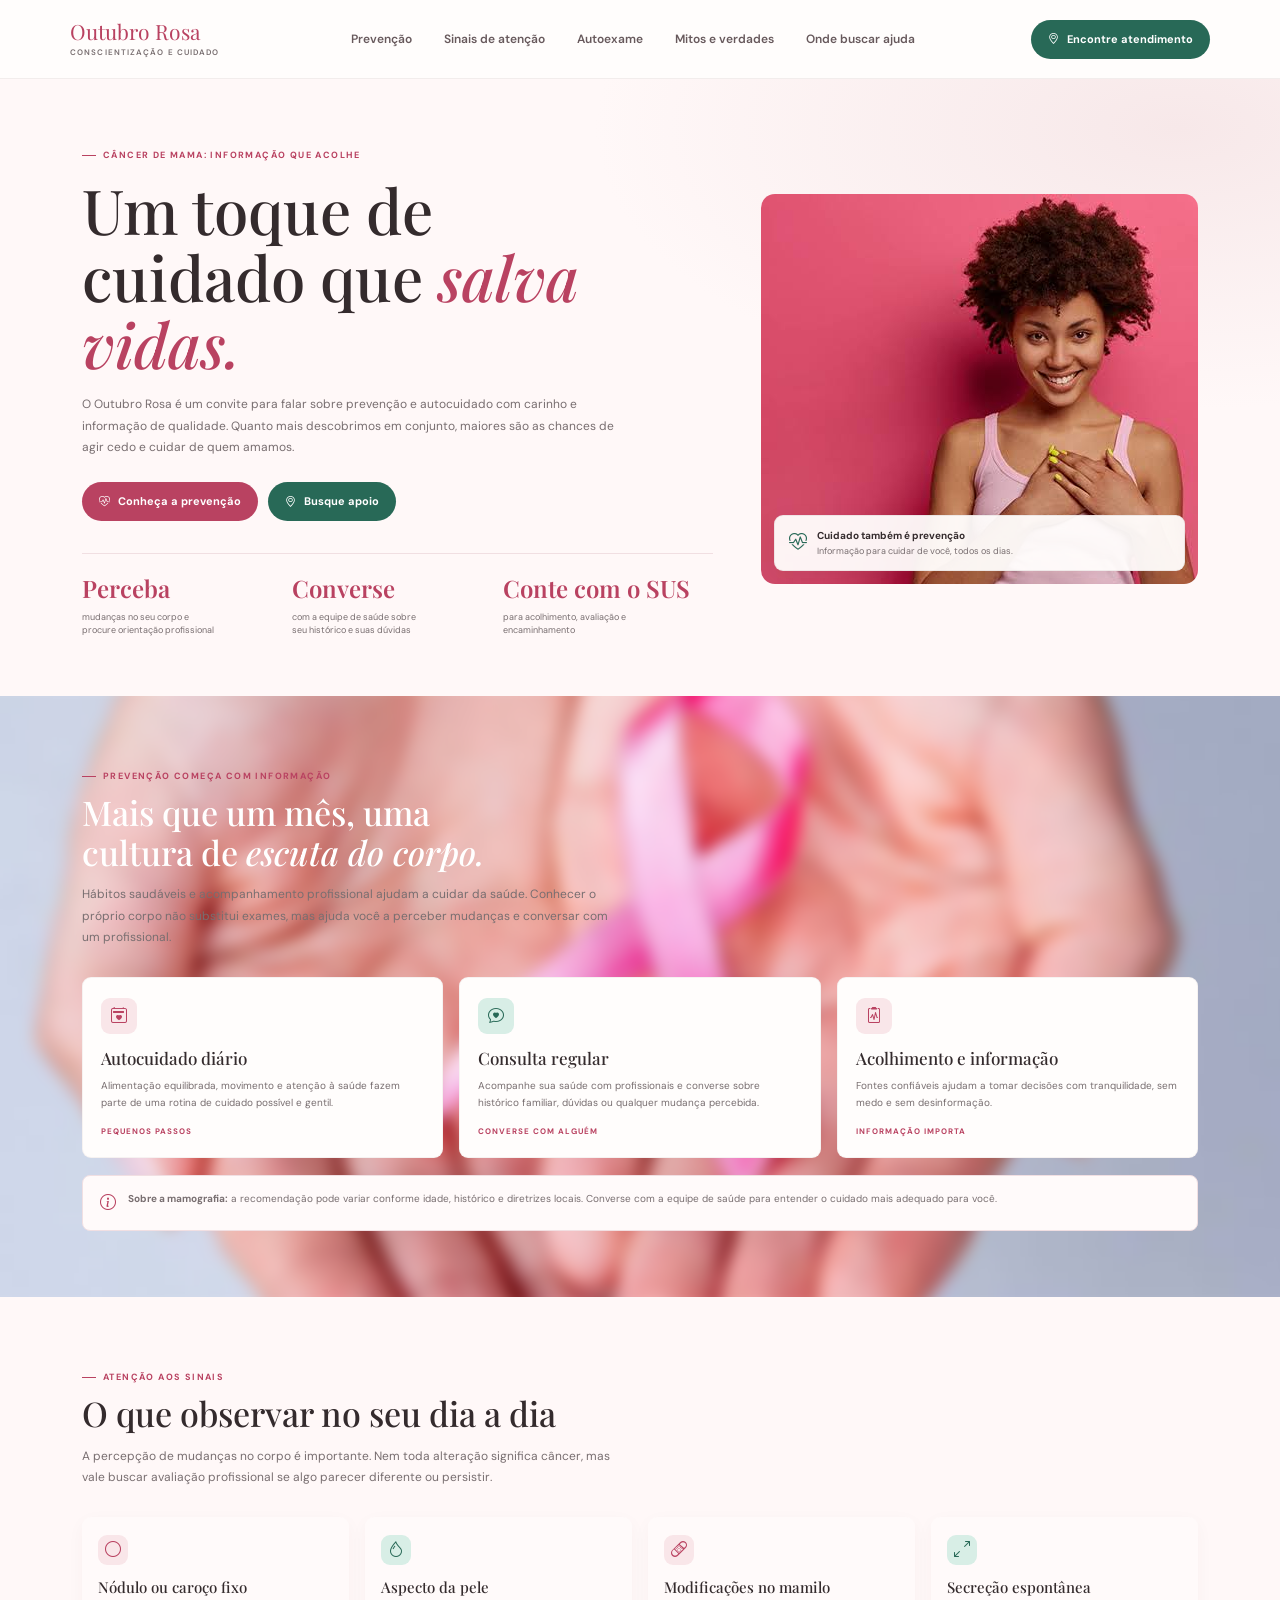
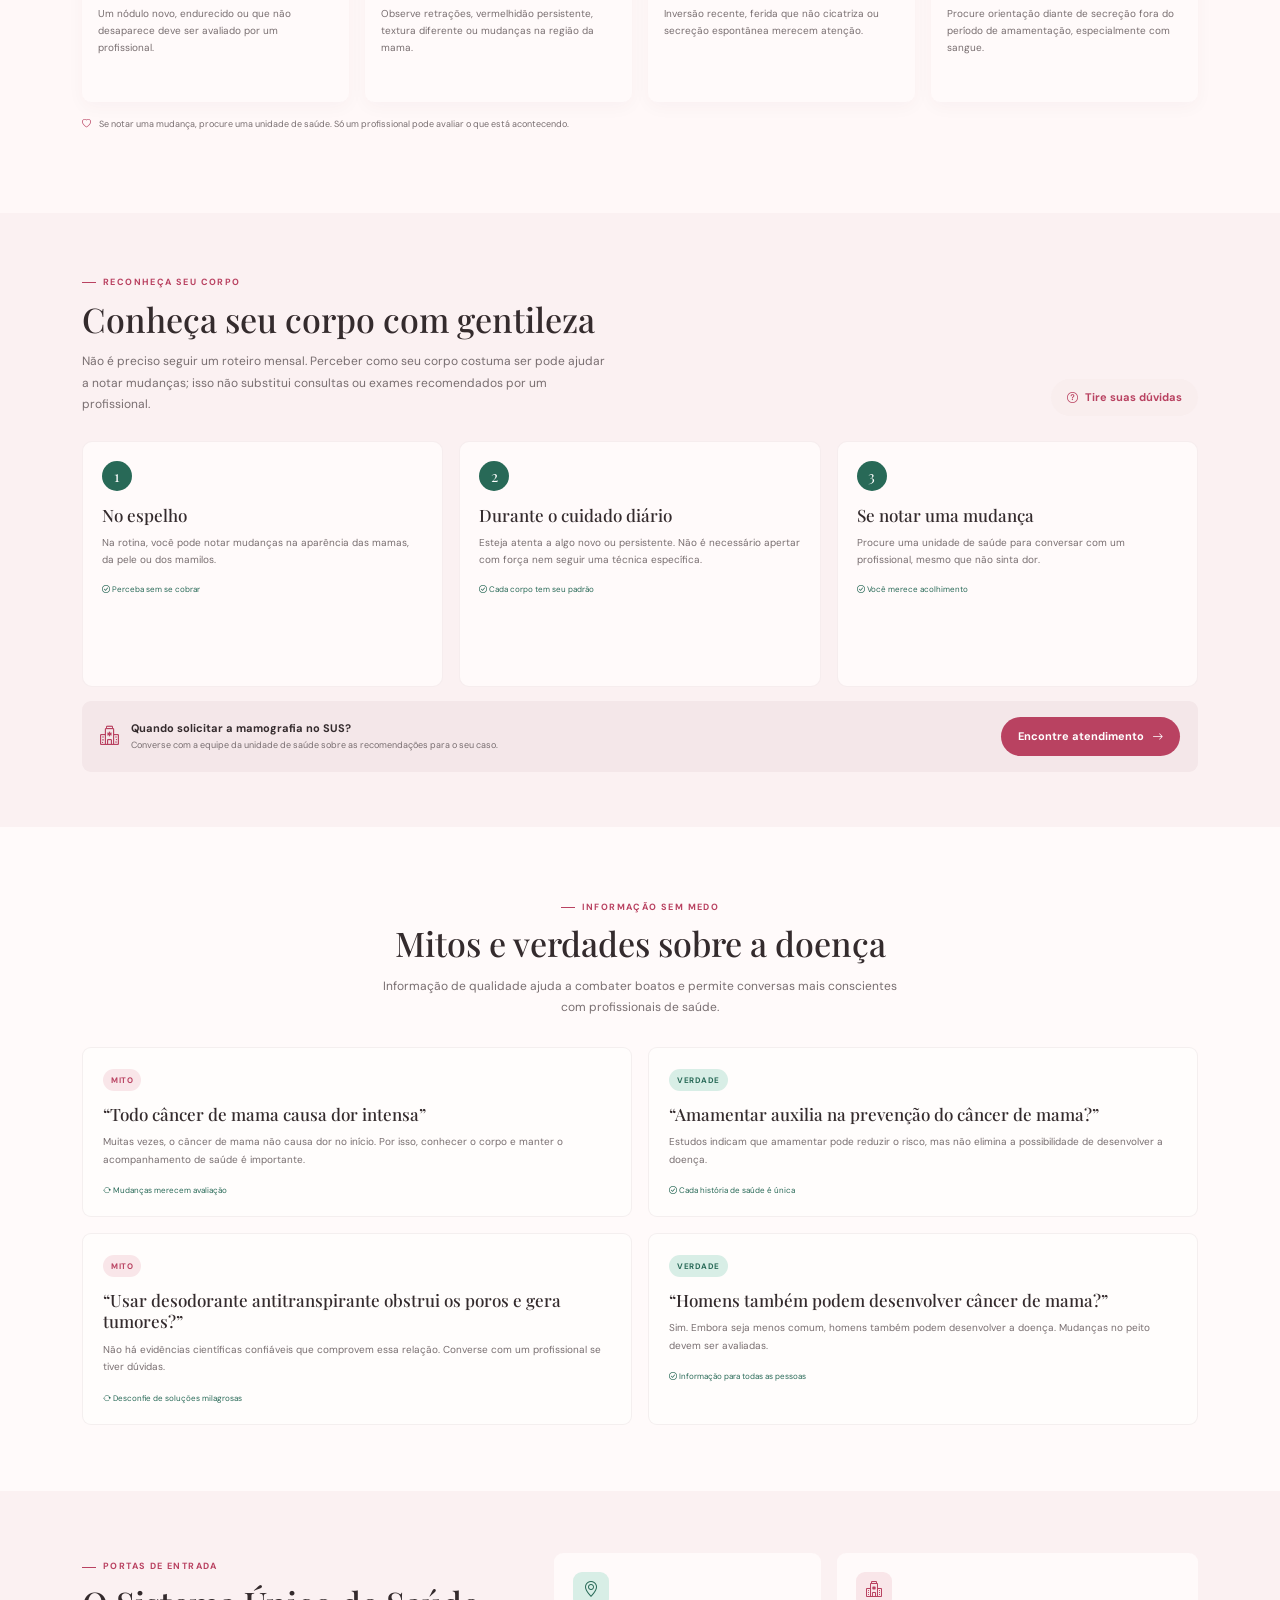
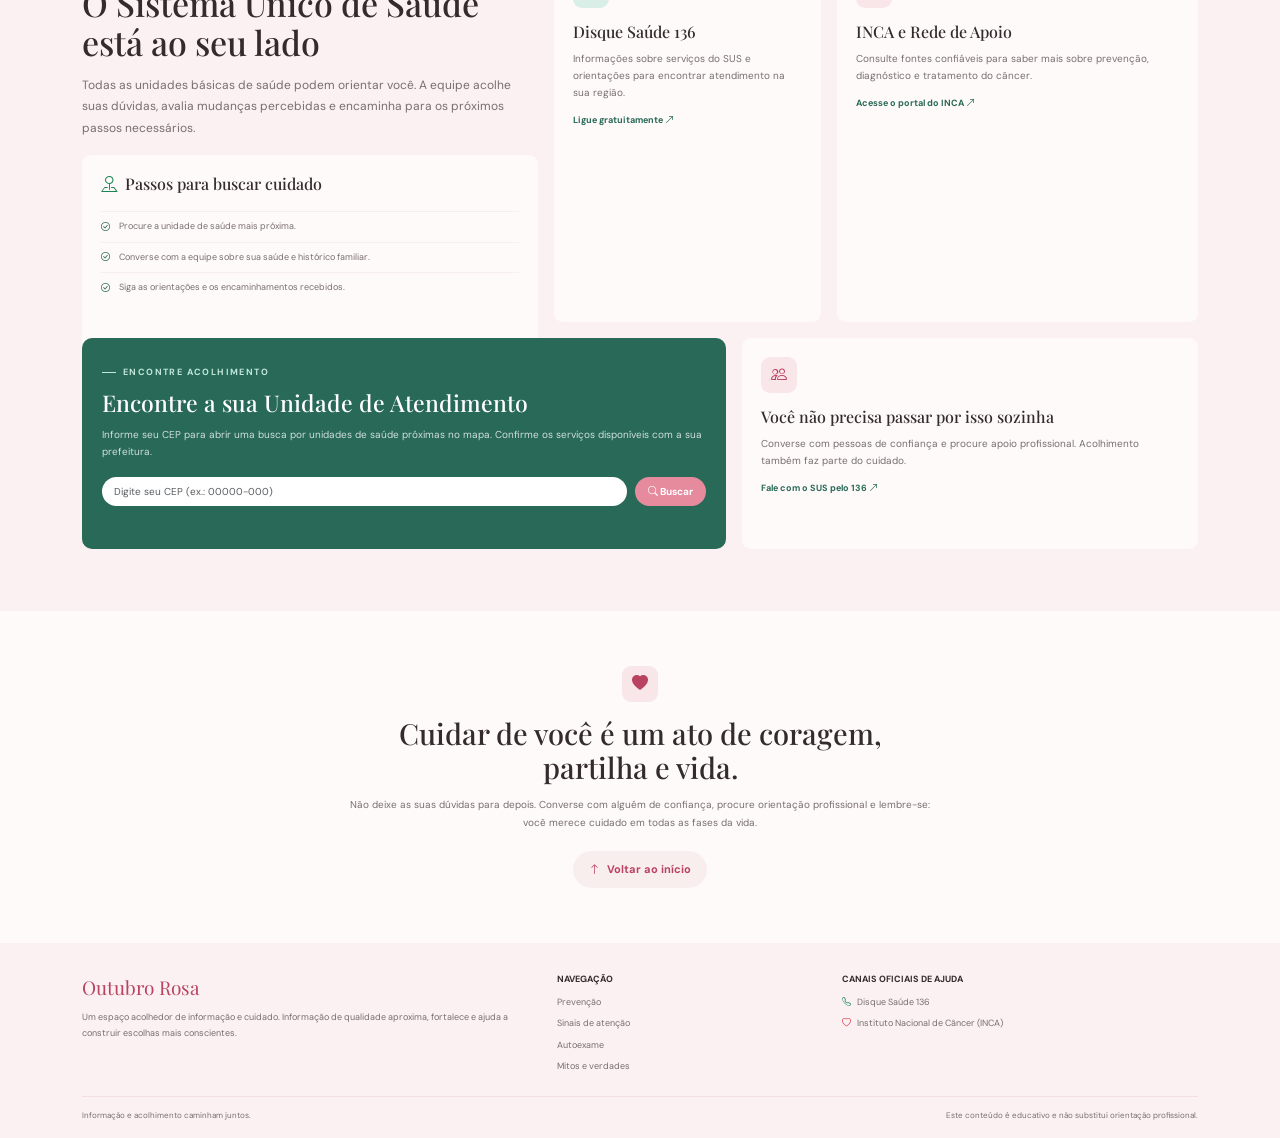
<file: Outubro Rosa/index.html>
<!doctype html>
<html lang="pt-BR">
<head>
	<meta charset="utf-8">
	<meta name="viewport" content="width=device-width, initial-scale=1">
	<meta name="theme-color" content="#fff8f8">
	<meta name="description" content="Informação e cuidado para a prevenção do câncer de mama.">
	<title>Outubro Rosa | Informação também é cuidado</title>
	<link rel="preconnect" href="https://fonts.googleapis.com">
	<link rel="preconnect" href="https://fonts.gstatic.com" crossorigin>
	<link href="https://fonts.googleapis.com/css2?family=DM+Sans:wght@400;500;600;700&family=Playfair+Display:wght@500;600;700&display=swap" rel="stylesheet">
	<link href="https://cdn.jsdelivr.net/npm/bootstrap@5.3.3/dist/css/bootstrap.min.css" rel="stylesheet">
	<link href="https://cdn.jsdelivr.net/npm/bootstrap-icons@1.11.3/font/bootstrap-icons.min.css" rel="stylesheet">
	<style>
		:root {
			--rose-50: #fff8f8;
			--rose-100: #f9eeee;
			--rose-200: #f1dfe2;
			--rose-400: #dd8294;
			--rose-600: #b94261;
			--ink: #342b2d;
			--muted: #786e70;
			--green: #286957;
			--green-light: #d8eee6;
			--paper: #fffdfc;
			--serif: "Playfair Display", Georgia, serif;
			--sans: "DM Sans", sans-serif;
		}

		* { box-sizing: border-box; }
		html { scroll-behavior: smooth; }
		body { margin: 0; color: var(--ink); background: var(--rose-50); font-family: var(--sans); font-size: 14px; }
		a { color: inherit; }
		.site-header { min-height: 70px; border-bottom: 1px solid rgba(90, 50, 60, .08); background: rgba(255, 253, 252, .94); }
		.navbar-brand { color: var(--rose-600); font-family: var(--serif); font-size: 21px; line-height: 1; }
		.brand-caption { display: block; margin-top: 5px; color: var(--muted); font: 600 8px var(--sans); letter-spacing: 1.1px; text-transform: uppercase; }
		.nav-link { color: #67595c; font-size: 12px; font-weight: 600; }
		.nav-link:hover, .nav-link:focus { color: var(--rose-600); }
		.btn-rose, .btn-green { display: inline-flex; align-items: center; justify-content: center; gap: 8px; min-height: 39px; padding: 0 17px; border: 0; border-radius: 999px; color: white; font-size: 11px; font-weight: 700; text-decoration: none; transition: transform .2s, filter .2s; }
		.btn-rose { background: var(--rose-600); }
		.btn-green { background: var(--green); }
		.btn-rose:hover, .btn-green:hover { color: white; filter: brightness(1.08); transform: translateY(-1px); }
		.btn-soft { display: inline-flex; align-items: center; gap: 7px; padding: 10px 16px; border-radius: 999px; background: var(--rose-100); color: var(--rose-600); font-size: 11px; font-weight: 700; text-decoration: none; }
		.eyebrow { display: inline-flex; align-items: center; gap: 7px; color: var(--rose-600); font-size: 9px; font-weight: 700; letter-spacing: 1.4px; text-transform: uppercase; }
		.eyebrow::before { width: 14px; height: 1px; background: currentColor; content: ""; }
		h1, h2, h3, .serif { font-family: var(--serif); }
		h1 { max-width: 580px; margin: 15px 0 16px; font-size: clamp(38px, 5vw, 62px); font-weight: 500; line-height: 1.08; }
		h1 em { color: var(--rose-600); font-weight: 500; }
		h2 { margin: 10px 0 12px; font-size: clamp(25px, 3vw, 34px); line-height: 1.16; }
		h3 { font-size: 17px; line-height: 1.25; }
		.body-copy { max-width: 540px; color: var(--muted); font-size: 12px; line-height: 1.8; }
		.hero { padding: 62px 0 58px; background: radial-gradient(ellipse at 92% 8%, #f7e8e9 0, transparent 35%), var(--rose-50); }
		.hero-actions { display: flex; flex-wrap: wrap; gap: 10px; margin-top: 23px; }
		.hero-image { min-height: 390px; height: 100%; border-radius: 14px; background: linear-gradient(155deg, #f6e8e8, #f0dddd); }
		.image-slot { position: relative; overflow: hidden; }
		.image-slot img { display: block; width: 100%; height: 100%; object-fit: cover; }
		.image-note { position: absolute; right: 13px; bottom: 13px; left: 13px; display: flex; align-items: center; gap: 10px; padding: 12px 14px; border: 1px solid rgba(80, 55, 60, .08); border-radius: 9px; background: rgba(255, 253, 252, .95); box-shadow: 0 7px 22px rgba(77, 40, 52, .08); }
		.image-note i { color: var(--green); font-size: 18px; }
		.image-note strong, .image-note span { display: block; }
		.image-note strong { font-size: 10px; }
		.image-note span { margin-top: 2px; color: var(--muted); font-size: 9px; }
		.stats-row { display: flex; flex-wrap: wrap; gap: 0; margin-top: 32px; border-top: 1px solid var(--rose-200); }
		.stat { flex: 1 1 125px; padding: 16px 14px 0 0; }
		.stat strong { display: block; color: var(--rose-600); font-family: var(--serif); font-size: 24px; font-weight: 600; }
		.stat span { display: block; max-width: 140px; margin-top: 5px; color: var(--muted); font-size: 9px; line-height: 1.5; }
		.section { padding: 66px 0; }
		.section-tint { background: #fbf1f2; }
		.section-white { background: #fffafa; }
		#prevencao { position: relative; isolation: isolate; overflow: hidden; background: #fbf1f2; }
		.prevention-carousel-layer { position: absolute; z-index: 0; inset: 0; overflow: hidden; pointer-events: none; }
		.prevention-carousel-layer::after { position: absolute; inset: 0; background: rgba(255, 248, 248, .88); content: ""; }
		.prevention-carousel, .prevention-carousel .carousel-inner, .prevention-carousel .carousel-item { height: 100%; }
		.prevention-carousel img { display: block; width: 100%; height: 100%; object-fit: cover; filter: blur(7px); transform: scale(1.05); }
		#prevencao > .container { position: relative; z-index: 1; }
		.section-intro { max-width: 670px; margin-bottom: 28px; }
		.section-intro .body-copy { margin-bottom: 0; }
		.topic-card { height: 100%; padding: 20px 18px; border: 1px solid rgba(106, 65, 74, .06); border-radius: 9px; background: var(--paper); }
		.icon-box { display: grid; width: 36px; height: 36px; place-items: center; margin-bottom: 14px; border-radius: 9px; background: #f9e6e9; color: var(--rose-600); font-size: 16px; }
		.icon-box.green { background: var(--green-light); color: var(--green); }
		.topic-card p, .symptom-card p, .step-card p, .resource-card p { margin: 8px 0 0; color: var(--muted); font-size: 10px; line-height: 1.7; }
		.card-kicker { display: block; margin-top: 14px; color: var(--rose-600); font-size: 8px; font-weight: 700; letter-spacing: 1px; text-transform: uppercase; }
		.callout { display: flex; align-items: flex-start; gap: 12px; margin-top: 17px; padding: 15px 17px; border: 1px solid var(--rose-200); border-radius: 8px; background: #fffafa; }
		.callout i { color: var(--rose-600); font-size: 16px; }
		.callout p { margin: 0; color: var(--muted); font-size: 10px; line-height: 1.65; }
		.symptom-card { min-height: 185px; padding: 18px 16px; border-radius: 9px; background: #fffafa; box-shadow: 0 5px 18px rgba(75, 41, 50, .035); }
		.symptom-card .icon-box { width: 30px; height: 30px; margin-bottom: 13px; }
		.symptom-card h3 { margin: 0; font-size: 15px; }
		.notice-line { display: flex; align-items: center; gap: 8px; color: var(--muted); font-size: 9px; }
		.notice-line i { color: var(--rose-600); }
		.exam-section { padding: 55px 0; background: #fbf1f2; }
		.exam-intro { display: flex; align-items: end; justify-content: space-between; gap: 24px; margin-bottom: 25px; }
		.exam-intro .body-copy { max-width: 530px; margin-bottom: 0; }
		.step-card { height: 100%; min-height: 246px; padding: 19px; border: 1px solid rgba(125, 70, 83, .07); border-radius: 10px; background: #fffafa; }
		.step-number { display: grid; width: 30px; height: 30px; place-items: center; margin-bottom: 14px; border-radius: 50%; background: var(--green); color: white; font-family: var(--serif); font-size: 15px; }
		.step-card h3 { margin: 0; }
		.step-foot { display: block; margin-top: 15px; color: var(--green); font-size: 8px; }
		.exam-banner { display: flex; align-items: center; justify-content: space-between; gap: 20px; margin-top: 14px; padding: 16px 18px; border-radius: 9px; background: #f4e7e9; }
		.exam-banner-copy { display: flex; align-items: center; gap: 12px; }
		.exam-banner-copy i { color: var(--rose-600); font-size: 19px; }
		.exam-banner-copy strong { display: block; font-size: 11px; }
		.exam-banner-copy span { display: block; margin-top: 3px; color: var(--muted); font-size: 9px; }
		.myth-card { height: 100%; padding: 20px; border: 1px solid rgba(106, 65, 74, .07); border-radius: 9px; background: var(--paper); }
		.tag { display: inline-block; padding: 5px 8px; border-radius: 999px; background: #f9e6e9; color: var(--rose-600); font-size: 8px; font-weight: 700; letter-spacing: .5px; text-transform: uppercase; }
		.tag.true { background: var(--green-light); color: var(--green); }
		.myth-card h3 { margin: 13px 0 8px; font-size: 17px; }
		.myth-card p { margin: 0; color: var(--muted); font-size: 10px; line-height: 1.75; }
		.myth-source { display: block; margin-top: 16px; color: var(--green); font-size: 8px; }
		.access-section { padding: 62px 0; background: #fbf1f2; }
		.resource-card { height: 100%; padding: 19px; border-radius: 9px; background: #fffafa; }
		.resource-card h3 { margin: 0; font-size: 16px; }
		.resource-card a { display: inline-block; margin-top: 13px; color: var(--green); font-size: 9px; font-weight: 700; text-decoration: none; }
		.resource-card a:hover { text-decoration: underline; }
		.resource-list { margin: 17px 0 0; padding: 0; list-style: none; }
		.resource-list li { display: flex; gap: 9px; padding: 8px 0; border-top: 1px solid var(--rose-100); color: var(--muted); font-size: 9px; line-height: 1.5; }
		.resource-list i { color: var(--green); }
		.clinic-panel { height: 100%; padding: 20px; border-radius: 10px; background: var(--green); color: white; }
		.clinic-panel .eyebrow { color: #c2e7d9; }
		.clinic-panel h3 { margin: 10px 0 8px; font-size: 23px; }
		.clinic-panel p { color: rgba(255,255,255,.79); font-size: 10px; line-height: 1.7; }
		.clinic-form { display: flex; gap: 8px; margin-top: 17px; }
		.clinic-form .form-control { min-width: 0; border: 0; border-radius: 999px; font-size: 10px; }
		.clinic-form .btn { flex: 0 0 auto; border-radius: 999px; background: #e68b9e; color: white; font-size: 10px; font-weight: 700; }
		.form-feedback { min-height: 15px; margin-top: 8px; color: #e0f2ea; font-size: 9px; }
		.closing { padding: 55px 0; text-align: center; background: #fffafa; }
		.closing .icon-box { margin: 0 auto 15px; }
		.closing h2 { max-width: 570px; margin: 0 auto 12px; font-size: 29px; }
		.closing p { max-width: 580px; margin: 0 auto 19px; color: var(--muted); font-size: 10px; line-height: 1.8; }
		footer { padding: 30px 0 17px; background: #fbf1f2; }
		.footer-title { margin-bottom: 8px; color: var(--rose-600); font-family: var(--serif); font-size: 19px; }
		.footer-copy, .footer-links a { color: var(--muted); font-size: 9px; line-height: 1.8; }
		.footer-links { display: grid; gap: 5px; }
		.footer-links a { text-decoration: none; }
		.footer-links a:hover { color: var(--rose-600); }
		.footer-bottom { margin-top: 22px; padding-top: 12px; border-top: 1px solid var(--rose-200); color: var(--muted); font-size: 8px; }
		
        #img1 { background-image: url('OR-img.jpg'); }

        @media (max-width: 767.98px) {
			.hero { padding: 42px 0; }
			.hero-image { min-height: 300px; }
			.section, .access-section { padding: 48px 0; }
			.exam-intro { align-items: flex-start; flex-direction: column; gap: 12px; }
			.exam-banner { align-items: flex-start; flex-direction: column; }
			.step-card { min-height: 0; }
			.navbar-collapse { padding: 12px 0 4px; }
		}
		@media (prefers-reduced-motion: reduce) {
			*, *::before, *::after { scroll-behavior: auto !important; transition-duration: .01ms !important; }
		}
	</style>
</head>
<body>
	<header class="site-header sticky-top">
		<nav class="navbar navbar-expand-lg container py-3" aria-label="Navegação principal">
			<a class="navbar-brand" href="#inicio">Outubro Rosa<span class="brand-caption">Conscientização e cuidado</span></a>
			<button class="navbar-toggler" type="button" data-bs-toggle="collapse" data-bs-target="#mainNav" aria-controls="mainNav" aria-expanded="false" aria-label="Abrir navegação"><span class="navbar-toggler-icon"></span></button>
			<div class="collapse navbar-collapse" id="mainNav">
				<ul class="navbar-nav mx-auto gap-lg-3">
					<li class="nav-item"><a class="nav-link" href="#prevencao">Prevenção</a></li>
					<li class="nav-item"><a class="nav-link" href="#sinais">Sinais de atenção</a></li>
					<li class="nav-item"><a class="nav-link" href="#autoexame">Autoexame</a></li>
					<li class="nav-item"><a class="nav-link" href="#mitos">Mitos e verdades</a></li>
					<li class="nav-item"><a class="nav-link" href="#ajuda">Onde buscar ajuda</a></li>
				</ul>
				<a class="btn-green" href="#ajuda"><i class="bi bi-geo-alt"></i> Encontre atendimento</a>
			</div>
		</nav>
	</header>

	<main>
		<section class="hero" id="inicio">
			<div class="container">
				<div class="row align-items-center g-3 g-lg-5">
					<div class="col-lg-7">
						<span class="eyebrow">Câncer de mama: informação que acolhe</span>
						<h1>Um toque de cuidado que <em>salva vidas.</em></h1>
						<p class="body-copy">O Outubro Rosa é um convite para falar sobre prevenção e autocuidado com carinho e informação de qualidade. Quanto mais descobrimos em conjunto, maiores são as chances de agir cedo e cuidar de quem amamos.</p>
						<div class="hero-actions">
							<a class="btn-rose" href="#prevencao"><i class="bi bi-heart-pulse"></i> Conheça a prevenção</a>
							<a class="btn-green" href="#ajuda"><i class="bi bi-geo-alt"></i> Busque apoio</a>
						</div>
						<div class="stats-row" aria-label="Informações importantes">
							  <div class="stat"><strong>Perceba</strong><span>mudanças no seu corpo e procure orientação profissional</span></div>
							  <div class="stat"><strong>Converse</strong><span>com a equipe de saúde sobre seu histórico e suas dúvidas</span></div>
							  <div class="stat"><strong>Conte com o SUS</strong><span>para acolhimento, avaliação e encaminhamento</span></div>
						</div>
					</div>
					<div class="col-lg-5">
						<div id="img1" class="hero-image image-slot" role="img" aria-label="Espaço reservado para fotografia de acolhimento">
							<div class="image-note">
                                <i class="bi bi-heart-pulse">
                                </i><div><strong>Cuidado também é prevenção</strong><span>Informação para cuidar de você, todos os dias.</span></div>
                            </div>
						</div>
					</div>
				</div>
			</div>
		</section>

		<section class="section section-tint" id="prevencao">
			<div class="prevention-carousel-layer" aria-hidden="true">
				<div id="preventionCarousel" class="carousel slide carousel-fade prevention-carousel" data-bs-ride="carousel" data-bs-interval="7000" data-bs-pause="false" data-bs-touch="false">
					<div class="carousel-inner">
						<div class="carousel-item active">
							<img src="OR1.jpg" alt="">
						</div>
						<div class="carousel-item">
							<img src="OR2.jpg" alt="">
						</div>
						<div class="carousel-item">
							<img src="OR3.jpg" alt="">
						</div>
						<div class="carousel-item">
							<img src="OR4.jpg" alt="">
						</div>
					</div>
				</div>
			</div>
			<div class="container">
				<div class="section-intro">
					<span class="eyebrow">Prevenção começa com informação</span>
					<h2 style="color: white;">Mais que um mês, uma<br class="d-none d-md-block"> cultura de <em>escuta do corpo.</em></h2>
					<p class="body-copy">Hábitos saudáveis e acompanhamento profissional ajudam a cuidar da saúde. Conhecer o próprio corpo não substitui exames, mas ajuda você a perceber mudanças e conversar com um profissional.</p>
				</div>
				<div class="row g-3">
					<div class="col-md-4"><article class="topic-card"><div class="icon-box"><i class="bi bi-calendar2-heart"></i></div><h3>Autocuidado diário</h3><p>Alimentação equilibrada, movimento e atenção à saúde fazem parte de uma rotina de cuidado possível e gentil.</p><span class="card-kicker">Pequenos passos</span></article></div>
					<div class="col-md-4"><article class="topic-card"><div class="icon-box green"><i class="bi bi-chat-heart"></i></div><h3>Consulta regular</h3><p>Acompanhe sua saúde com profissionais e converse sobre histórico familiar, dúvidas ou qualquer mudança percebida.</p><span class="card-kicker">Converse com alguém</span></article></div>
					<div class="col-md-4"><article class="topic-card"><div class="icon-box"><i class="bi bi-clipboard2-pulse"></i></div><h3>Acolhimento e informação</h3><p>Fontes confiáveis ajudam a tomar decisões com tranquilidade, sem medo e sem desinformação.</p><span class="card-kicker">Informação importa</span></article></div>
				</div>
				<div class="callout"><i class="bi bi-info-circle"></i><p><strong>Sobre a mamografia:</strong> a recomendação pode variar conforme idade, histórico e diretrizes locais. Converse com a equipe de saúde para entender o cuidado mais adequado para você.</p></div>
			</div>
		</section>

		<section class="section" id="sinais">
			<div class="container">
				<div class="section-intro">
					<span class="eyebrow">Atenção aos sinais</span>
					<h2>O que observar no seu dia a dia</h2>
					<p class="body-copy">A percepção de mudanças no corpo é importante. Nem toda alteração significa câncer, mas vale buscar avaliação profissional se algo parecer diferente ou persistir.</p>
				</div>
				<div class="row g-3">
					<div class="col-6 col-lg-3"><article class="symptom-card"><div class="icon-box"><i class="bi bi-circle"></i></div><h3>Nódulo ou caroço fixo</h3><p>Um nódulo novo, endurecido ou que não desaparece deve ser avaliado por um profissional.</p></article></div>
					<div class="col-6 col-lg-3"><article class="symptom-card"><div class="icon-box green"><i class="bi bi-droplet"></i></div><h3>Aspecto da pele</h3><p>Observe retrações, vermelhidão persistente, textura diferente ou mudanças na região da mama.</p></article></div>
					<div class="col-6 col-lg-3"><article class="symptom-card"><div class="icon-box"><i class="bi bi-bandaid"></i></div><h3>Modificações no mamilo</h3><p>Inversão recente, ferida que não cicatriza ou secreção espontânea merecem atenção.</p></article></div>
					<div class="col-6 col-lg-3"><article class="symptom-card"><div class="icon-box green"><i class="bi bi-arrows-angle-expand"></i></div><h3>Secreção espontânea</h3><p>Procure orientação diante de secreção fora do período de amamentação, especialmente com sangue.</p></article></div>
				</div>
				<p class="notice-line mt-3"><i class="bi bi-heart"></i> Se notar uma mudança, procure uma unidade de saúde. Só um profissional pode avaliar o que está acontecendo.</p>
			</div>
		</section>

		<section class="exam-section" id="autoexame">
			<div class="container">
				<div class="exam-intro">
					  <div><span class="eyebrow">Reconheça seu corpo</span><h2>Conheça seu corpo com gentileza</h2><p class="body-copy">Não é preciso seguir um roteiro mensal. Perceber como seu corpo costuma ser pode ajudar a notar mudanças; isso não substitui consultas ou exames recomendados por um profissional.</p></div>
					<a class="btn-soft" href="#ajuda"><i class="bi bi-question-circle"></i> Tire suas dúvidas</a>
				</div>
				<div class="row g-3">
					  <div class="col-md-4"><article class="step-card"><span class="step-number">1</span><h3>No espelho</h3><p>Na rotina, você pode notar mudanças na aparência das mamas, da pele ou dos mamilos.</p><span class="step-foot"><i class="bi bi-check-circle"></i> Perceba sem se cobrar</span></article></div>
					  <div class="col-md-4"><article class="step-card"><span class="step-number">2</span><h3>Durante o cuidado diário</h3><p>Esteja atenta a algo novo ou persistente. Não é necessário apertar com força nem seguir uma técnica específica.</p><span class="step-foot"><i class="bi bi-check-circle"></i> Cada corpo tem seu padrão</span></article></div>
					  <div class="col-md-4"><article class="step-card"><span class="step-number">3</span><h3>Se notar uma mudança</h3><p>Procure uma unidade de saúde para conversar com um profissional, mesmo que não sinta dor.</p><span class="step-foot"><i class="bi bi-check-circle"></i> Você merece acolhimento</span></article></div>
				</div>
				<div class="exam-banner"><div class="exam-banner-copy"><i class="bi bi-hospital"></i><div><strong>Quando solicitar a mamografia no SUS?</strong><span>Converse com a equipe da unidade de saúde sobre as recomendações para o seu caso.</span></div></div><a class="btn-rose" href="#ajuda">Encontre atendimento <i class="bi bi-arrow-right"></i></a></div>
			</div>
		</section>

		<section class="section section-white" id="mitos">
			<div class="container">
				<div class="section-intro mx-auto text-center">
					<span class="eyebrow">Informação sem medo</span>
					<h2>Mitos e verdades sobre a doença</h2>
					<p class="body-copy mx-auto">Informação de qualidade ajuda a combater boatos e permite conversas mais conscientes com profissionais de saúde.</p>
				</div>
				<div class="row g-3">
					<div class="col-md-6"><article class="myth-card"><span class="tag">Mito</span><h3>“Todo câncer de mama causa dor intensa”</h3><p>Muitas vezes, o câncer de mama não causa dor no início. Por isso, conhecer o corpo e manter o acompanhamento de saúde é importante.</p><span class="myth-source"><i class="bi bi-arrow-repeat"></i> Mudanças merecem avaliação</span></article></div>
					<div class="col-md-6"><article class="myth-card"><span class="tag true">Verdade</span><h3>“Amamentar auxilia na prevenção do câncer de mama?”</h3><p>Estudos indicam que amamentar pode reduzir o risco, mas não elimina a possibilidade de desenvolver a doença.</p><span class="myth-source"><i class="bi bi-check-circle"></i> Cada história de saúde é única</span></article></div>
					<div class="col-md-6"><article class="myth-card"><span class="tag">Mito</span><h3>“Usar desodorante antitranspirante obstrui os poros e gera tumores?”</h3><p>Não há evidências científicas confiáveis que comprovem essa relação. Converse com um profissional se tiver dúvidas.</p><span class="myth-source"><i class="bi bi-arrow-repeat"></i> Desconfie de soluções milagrosas</span></article></div>
					<div class="col-md-6"><article class="myth-card"><span class="tag true">Verdade</span><h3>“Homens também podem desenvolver câncer de mama?”</h3><p>Sim. Embora seja menos comum, homens também podem desenvolver a doença. Mudanças no peito devem ser avaliadas.</p><span class="myth-source"><i class="bi bi-check-circle"></i> Informação para todas as pessoas</span></article></div>
				</div>
			</div>
		</section>

		<section class="access-section" id="ajuda">
			<div class="container">
				<div class="row g-3 align-items-stretch">
					<div class="col-lg-5">
						<div class="section-intro mb-3"><span class="eyebrow">Portas de entrada</span><h2>O Sistema Único de Saúde está ao seu lado</h2><p class="body-copy">Todas as unidades básicas de saúde podem orientar você. A equipe acolhe suas dúvidas, avalia mudanças percebidas e encaminha para os próximos passos necessários.</p></div>
						<div class="resource-card">
							<h3><i class="bi bi-pin-map text-success me-2"></i>Passos para buscar cuidado</h3>
							<ul class="resource-list">
								<li><i class="bi bi-check-circle"></i><span>Procure a unidade de saúde mais próxima.</span></li>
								<li><i class="bi bi-check-circle"></i><span>Converse com a equipe sobre sua saúde e histórico familiar.</span></li>
								<li><i class="bi bi-check-circle"></i><span>Siga as orientações e os encaminhamentos recebidos.</span></li>
							</ul>
						</div>
					</div>
					<div class="col-lg-3 col-sm-6"><article class="resource-card"><div class="icon-box green"><i class="bi bi-geo-alt"></i></div><h3>Disque Saúde 136</h3><p>Informações sobre serviços do SUS e orientações para encontrar atendimento na sua região.</p><a href="tel:136">Ligue gratuitamente <i class="bi bi-arrow-up-right"></i></a></article></div>
					<div class="col-lg-4 col-sm-6"><article class="resource-card"><div class="icon-box"><i class="bi bi-hospital"></i></div><h3>INCA e Rede de Apoio</h3><p>Consulte fontes confiáveis para saber mais sobre prevenção, diagnóstico e tratamento do câncer.</p><a href="https://www.gov.br/inca/pt-br" target="_blank" rel="noreferrer">Acesse o portal do INCA <i class="bi bi-arrow-up-right"></i></a></article></div>
					<div class="col-lg-7">
						<div class="clinic-panel">
							<span class="eyebrow">Encontre acolhimento</span>
							<h3>Encontre a sua Unidade de Atendimento</h3>
							  <p>Informe seu CEP para abrir uma busca por unidades de saúde próximas no mapa. Confirme os serviços disponíveis com a sua prefeitura.</p>
							<form class="clinic-form" id="cepForm" novalidate>
								<label class="visually-hidden" for="cepInput">CEP</label>
								<input class="form-control" id="cepInput" name="cep" inputmode="numeric" autocomplete="postal-code" maxlength="9" placeholder="Digite seu CEP (ex.: 00000-000)" required>
								<button class="btn" type="submit"><i class="bi bi-search"></i> Buscar</button>
							</form>
							<div class="form-feedback" id="cepFeedback" role="status" aria-live="polite"></div>
						</div>
					</div>
					<div class="col-lg-5">
						<div class="resource-card h-100"><div class="icon-box"><i class="bi bi-people"></i></div><h3>Você não precisa passar por isso sozinha</h3><p>Converse com pessoas de confiança e procure apoio profissional. Acolhimento também faz parte do cuidado.</p><a href="tel:136">Fale com o SUS pelo 136 <i class="bi bi-arrow-up-right"></i></a></div>
					</div>
				</div>
			</div>
		</section>

		<section class="closing">
			<div class="container">
				<div class="icon-box"><i class="bi bi-heart-fill"></i></div>
				<h2>Cuidar de você é um ato de coragem, partilha e vida.</h2>
				<p>Não deixe as suas dúvidas para depois. Converse com alguém de confiança, procure orientação profissional e lembre-se: você merece cuidado em todas as fases da vida.</p>
				<a class="btn-soft" href="#inicio"><i class="bi bi-arrow-up"></i> Voltar ao início</a>
			</div>
		</section>
	</main>

	<footer>
		<div class="container">
			<div class="row g-4">
				<div class="col-md-5"><div class="footer-title">Outubro Rosa</div><p class="footer-copy">Um espaço acolhedor de informação e cuidado. Informação de qualidade aproxima, fortalece e ajuda a construir escolhas mais conscientes.</p></div>
				<div class="col-md-3"><strong class="d-block mb-2" style="font-size:9px">NAVEGAÇÃO</strong><nav class="footer-links" aria-label="Navegação do rodapé"><a href="#prevencao">Prevenção</a><a href="#sinais">Sinais de atenção</a><a href="#autoexame">Autoexame</a><a href="#mitos">Mitos e verdades</a></nav></div>
				<div class="col-md-4"><strong class="d-block mb-2" style="font-size:9px">CANAIS OFICIAIS DE AJUDA</strong><div class="footer-links"><a href="tel:136"><i class="bi bi-telephone text-success me-1"></i> Disque Saúde 136</a><a href="https://www.gov.br/inca/pt-br" target="_blank" rel="noreferrer"><i class="bi bi-heart text-danger me-1"></i> Instituto Nacional de Câncer (INCA)</a></div></div>
			</div>
			<div class="footer-bottom d-flex flex-wrap justify-content-between gap-2"><span>Informação e acolhimento caminham juntos.</span><span>Este conteúdo é educativo e não substitui orientação profissional.</span></div>
		</div>
	</footer>

	<script src="https://cdn.jsdelivr.net/npm/bootstrap@5.3.3/dist/js/bootstrap.bundle.min.js"></script>
	<script>
		const cepForm = document.querySelector("#cepForm");
		const cepInput = document.querySelector("#cepInput");
		const cepFeedback = document.querySelector("#cepFeedback");

		cepInput.addEventListener("input", () => {
			const digits = cepInput.value.replace(/\D/g, "").slice(0, 8);
			cepInput.value = digits.length > 5 ? `${digits.slice(0, 5)}-${digits.slice(5)}` : digits;
		});

		cepForm.addEventListener("submit", async (event) => {
			event.preventDefault();
			const digits = cepInput.value.replace(/\D/g, "");

			if (digits.length !== 8) {
				cepFeedback.textContent = "Digite um CEP válido com 8 números.";
				cepInput.focus();
				return;
			}

			cepFeedback.textContent = "Consultando CEP...";

			try {
				const response = await fetch(`https://viacep.com.br/ws/${digits}/json/`);
				if (!response.ok) throw new Error("Falha na consulta de CEP");
				const address = await response.json();
				if (address.erro) {
					cepFeedback.textContent = "CEP não encontrado. Confira os números ou ligue para o Disque Saúde 136.";
					return;
				}

				const location = [address.logradouro, address.bairro, address.localidade, address.uf, "unidade de saúde"].filter(Boolean).join(", ");
				const message = document.createElement("span");
				message.textContent = `Endereço localizado em ${address.localidade}/${address.uf}. `;
				const mapLink = document.createElement("a");
				mapLink.href = `https://www.google.com/maps/search/${encodeURIComponent(location)}`;
				mapLink.target = "_blank";
				mapLink.rel = "noreferrer";
				mapLink.className = "link-light fw-bold";
				mapLink.textContent = "Buscar unidades no mapa";
				cepFeedback.replaceChildren(message, mapLink);
			} catch {
				cepFeedback.textContent = "Não foi possível consultar o CEP agora. Ligue para o Disque Saúde 136 ou procure a prefeitura da sua cidade.";
			}
		});
	</script>
</body>
</html>
</file>
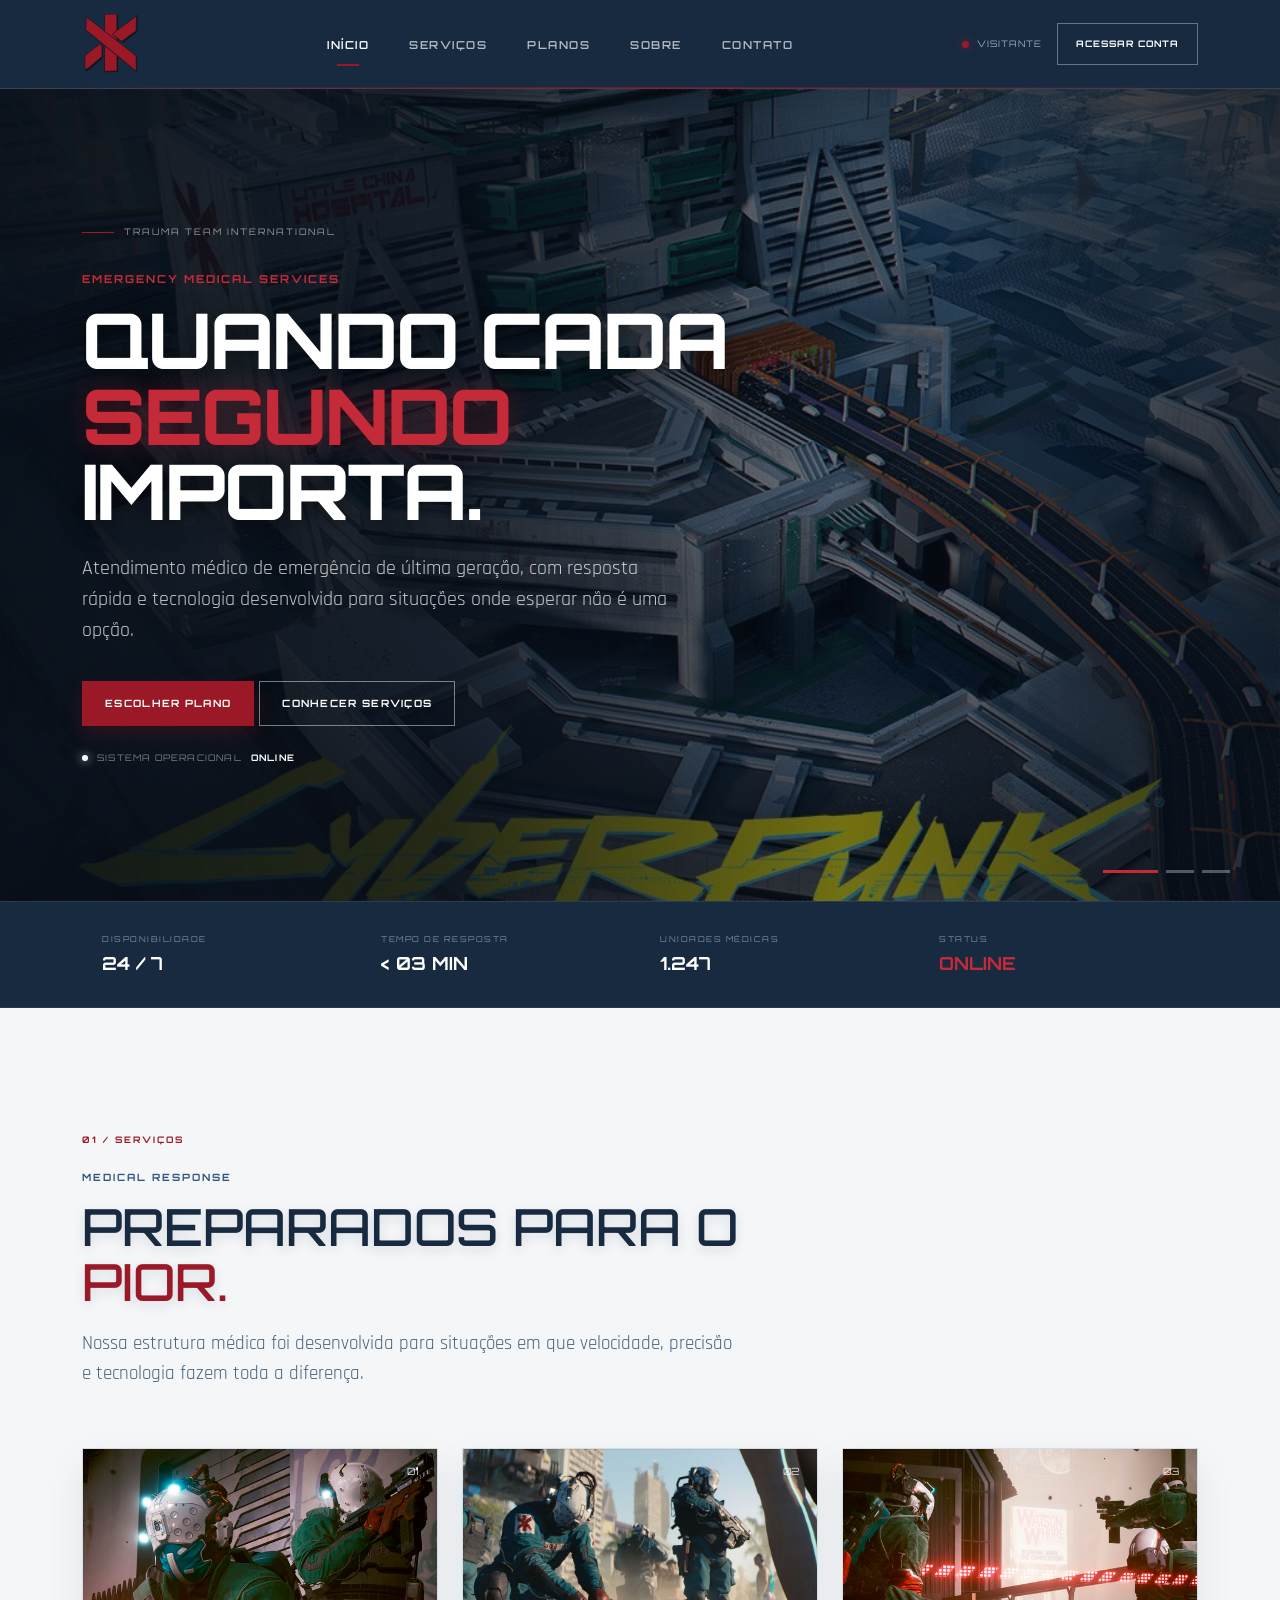
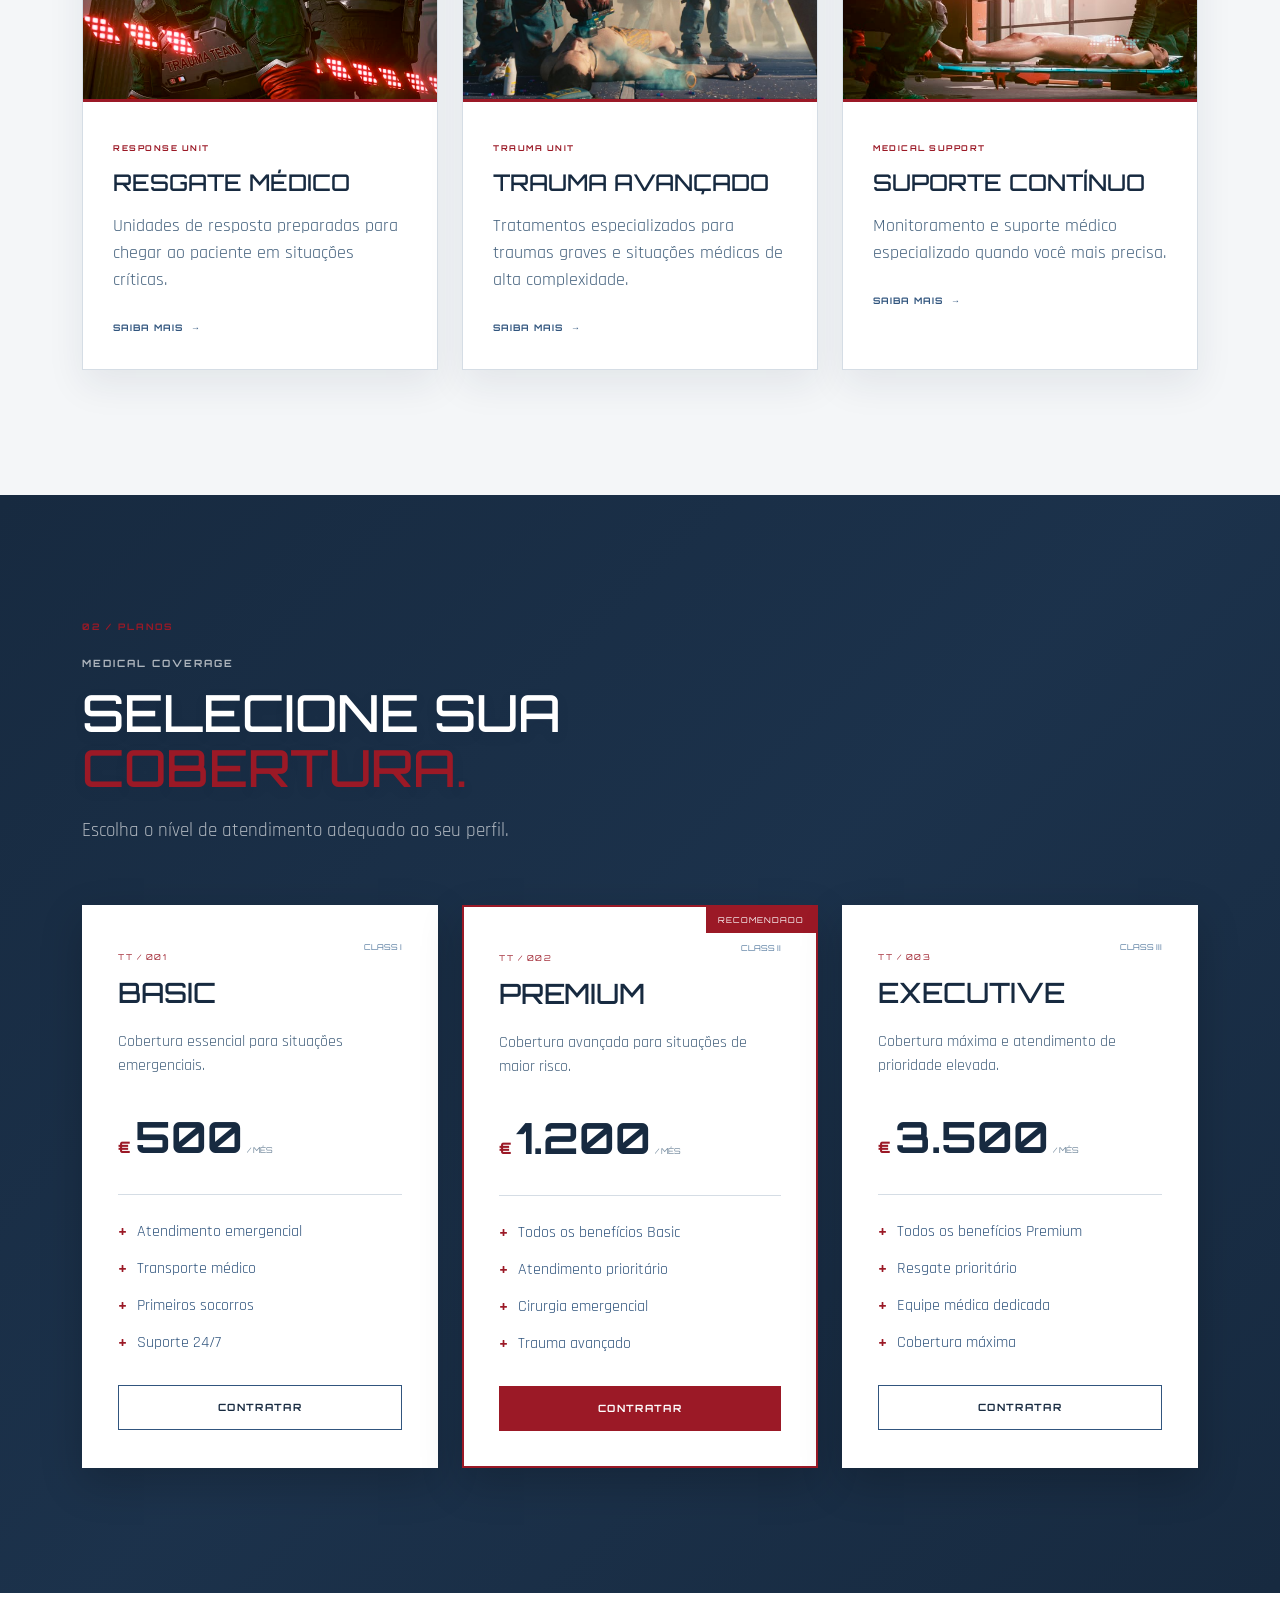
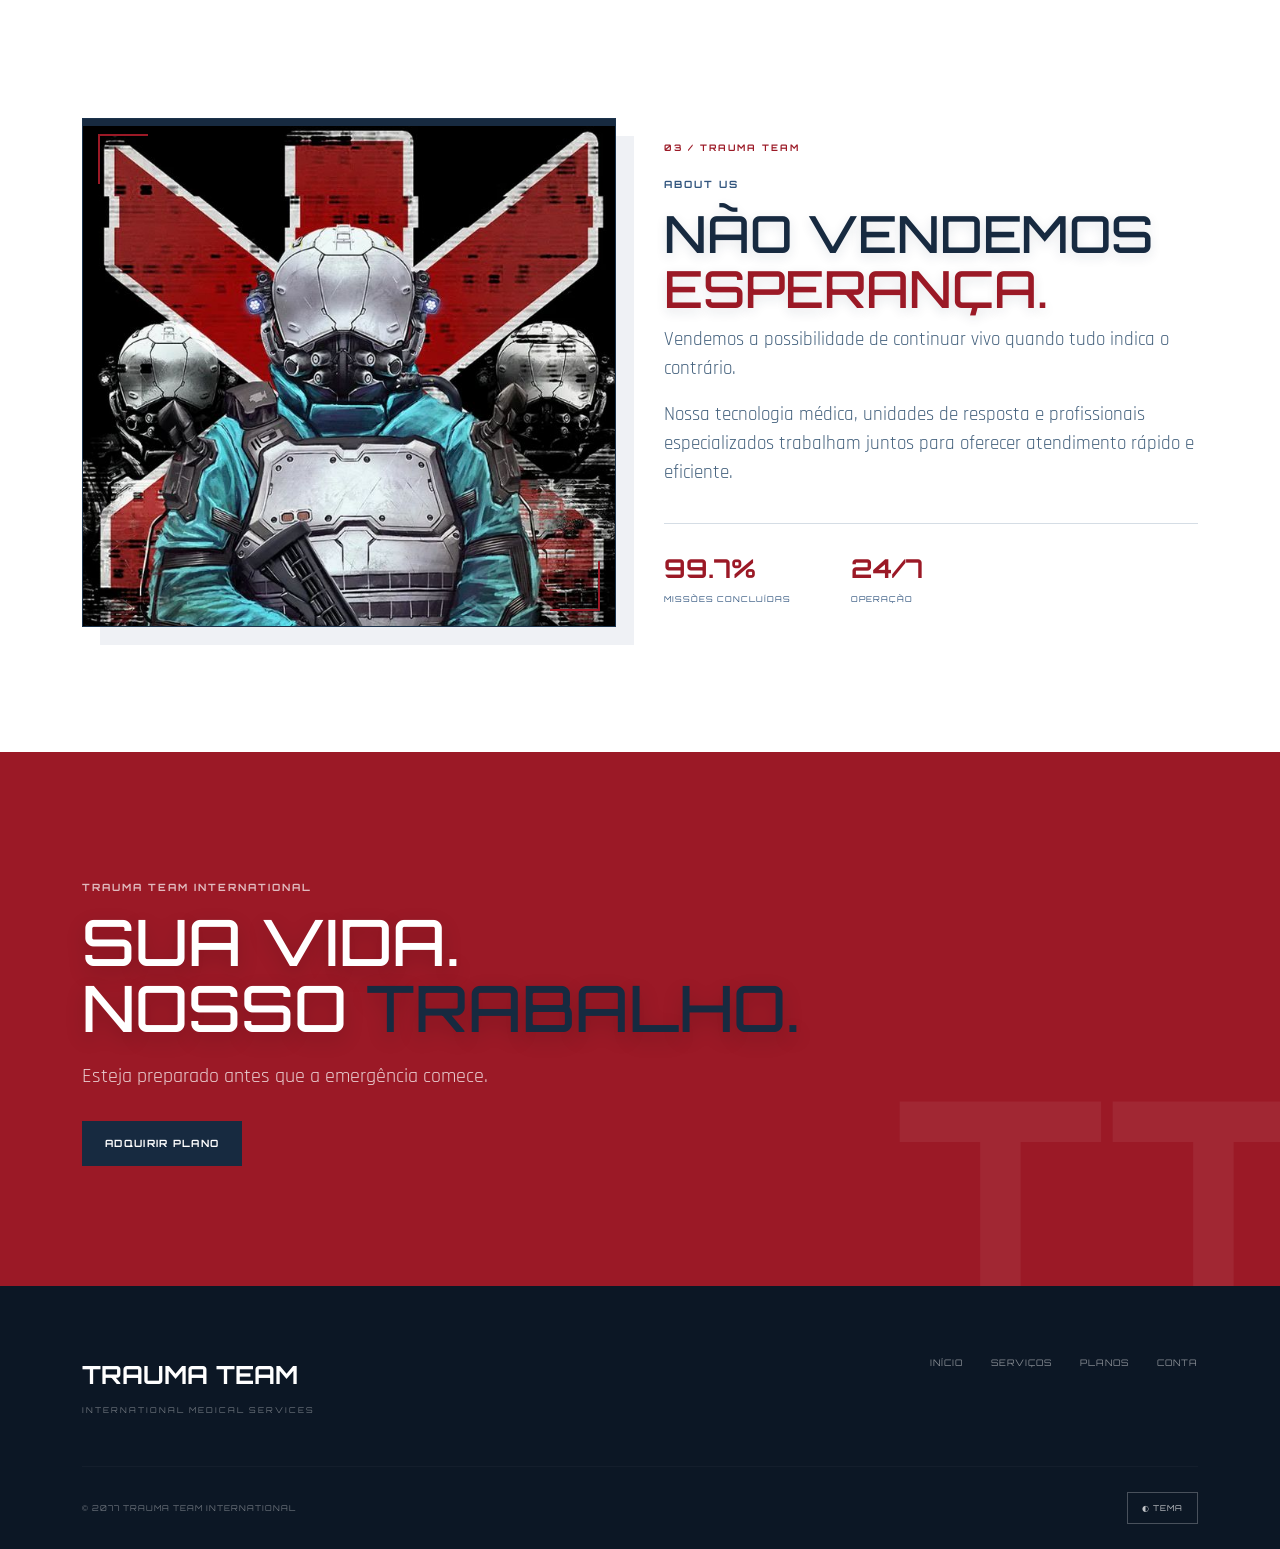
<file: TraumaTeam/index.html>
<!DOCTYPE html>
<html lang="pt-br">

<head>

    <meta charset="UTF-8">

    <meta name="viewport" content="width=device-width, initial-scale=1.0">

    <title>TRAUMA TEAM | Emergency Medical Services</title>

    <link href="https://cdn.jsdelivr.net/npm/bootstrap@5.0.2/dist/css/bootstrap.min.css" rel="stylesheet"
        integrity="sha384-EVSTQN3/azprG1Anm3QDgpJLIm9Nao0Yz1ztcQTwFspd3yD65VohhpuuCOmLASjC" crossorigin="anonymous">


    <!-- =====================================================
         FONTES
    ====================================================== -->

    <link rel="preconnect" href="https://fonts.googleapis.com">

    <link rel="preconnect" href="https://fonts.gstatic.com" crossorigin>

    <link
        href="https://fonts.googleapis.com/css2?family=Orbitron:wght@400;500;600;700;800&family=Rajdhani:wght@400;500;600;700&display=swap"
        rel="stylesheet">

    <link rel="stylesheet" href="style.css">

</head>


<body>


    <!-- =====================================================
         NAVBAR
    ====================================================== -->

    <header id="mainHeader" class="main-header">

        <div class="container">

            <nav class="navbar navbar-expand-lg">

                <!-- LOGO -->

                <a href="#inicio" class="navbar-brand trauma-brand js-scroll" aria-label="Trauma Team">
                
                    <svg class="trauma-logo" viewBox="0 0 400 440" width="60" height="60" xmlns="http://www.w3.org/2000/svg" role="img"
                        aria-labelledby="traumaLogoTitle">
                
                        <title id="traumaLogoTitle">
                            Trauma Team
                        </title>
                
                        <defs>
                
                            <style>
                                .face {
                                    fill: #9B1926;
                                    stroke: #0C1725;
                                    stroke-width: 5;
                                    stroke-linejoin: miter;
                                }
                
                                .shadow {
                                    fill: #0C1725;
                                }
                            </style>
                
                        </defs>
                                
                        <polygon class="shadow" points="153,8 243,7 245,14 244,425 151,427 147,420 150,10" />
                
                        <polygon class="face" points="146,1 236,0 237,418 145,420" />
                
                        <polygon class="shadow" points="380,13 389,8 386,130 281,213 214,160 221,151" />
                
                        <polygon class="face" points="380,13 209,142 204,150 271,202 377,122" />
                
                        <polygon class="shadow" points="8,314 112,224 135,241 132,322 34,410 3,419 3,312" />
                
                        <polygon class="face" points="110,220 1,305 0,408 29,394 126,313 128,236" />
                
                        <polygon class="shadow" points="18,29 384,310 384,428 15,126 14,103" />
                
                        <polygon class="face" points="11,20 378,307 378,420 8,118" />
                
                    </svg>

                </a>


                <!-- BOTÃO MOBILE -->

                <button class="navbar-toggler custom-toggler" type="button" data-bs-toggle="collapse"
                    data-bs-target="#mainNavigation" aria-controls="mainNavigation" aria-expanded="false"
                    aria-label="Abrir menu">

                    <span></span>
                    <span></span>
                    <span></span>

                </button>


                <!-- ITENS DO HEADER -->

                <div class="collapse navbar-collapse" id="mainNavigation">

                    <ul class="navbar-nav mx-auto navigation-links">

                        <li class="nav-item">

                            <a class="nav-link active js-scroll" href="#inicio">
                                INÍCIO
                            </a>

                        </li>


                        <li class="nav-item">

                            <a class="nav-link js-scroll" href="#servicos">
                                SERVIÇOS
                            </a>

                        </li>


                        <li class="nav-item">

                            <a class="nav-link js-scroll" href="#planos">
                                PLANOS
                            </a>

                        </li>


                        <li class="nav-item">

                            <a class="nav-link js-scroll" href="#sobre">
                                SOBRE
                            </a>

                        </li>


                        <li class="nav-item">

                            <a class="nav-link js-scroll" href="#contato">
                                CONTATO
                            </a>

                        </li>

                    </ul>


                    <!-- ÁREA DO USUÁRIO -->

                    <div class="header-user-area">

                        <div id="statusUsuario" class="user-status">
                            <span class="status-dot"></span>

                            VISITANTE
                        </div>


                        <a href="auth.html" id="btnConta" class="header-account-button">
                            ACESSAR CONTA
                        </a>

                    </div>

                </div>

            </nav>

        </div>

    </header>



    <!-- =====================================================
         CARROSSEL
    ====================================================== -->

    <main>

        <section id="inicio" class="hero-section">


            <!-- CARROSSEL DE FUNDO -->

            <div id="heroCarousel" class="carousel slide hero-carousel" data-bs-ride="carousel" data-bs-interval="5000">

                <div class="carousel-inner">


                    <!-- SLIDE 01 -->

                    <div class="carousel-item active">

                        <div class="hero-background hero-background-01">

                            <div class="hero-image-placeholder">

                                <div class="hero-background hero-background-01"></div>

                            </div>

                        </div>

                    </div>


                    <!-- SLIDE 02 -->

                    <div class="carousel-item">

                        <div class="hero-background hero-background-02">

                            <div class="hero-image-placeholder">

                                <div class="hero-background hero-background-02"></div>

                            </div>

                        </div>

                    </div>


                    <!-- SLIDE 03 -->

                    <div class="carousel-item">

                        <div class="hero-background hero-background-03">

                            <div class="hero-image-placeholder">

                                <div class="hero-background hero-background-03"></div>

                            </div>

                        </div>

                    </div>

                </div>

            </div>

            <div class="hero-overlay"></div>


            <!-- CONTEÚDO -->

            <div class="container hero-content">

                <div class="row">

                    <div class="col-lg-8">

                        <div class="hero-system-line">

                            <span></span>

                            TRAUMA TEAM INTERNATIONAL

                        </div>


                        <span class="hero-tag">

                            EMERGENCY MEDICAL SERVICES

                        </span>


                        <h1>

                            QUANDO CADA<br>

                            <span>SEGUNDO</span>

                            IMPORTA.

                        </h1>


                        <p class="hero-description">

                            Atendimento médico de emergência
                            de última geração, com resposta rápida
                            e tecnologia desenvolvida para situações
                            onde esperar não é uma opção.

                        </p>


                        <div class="hero-buttons">

                            <a href="#planos" class="btn btn-trauma-red js-scroll">
                                ESCOLHER PLANO
                            </a>


                            <a href="#servicos" class="btn btn-trauma-light js-scroll">
                                CONHECER SERVIÇOS
                            </a>

                        </div>


                        <div class="hero-status">

                            <span class="live-indicator"></span>

                            SISTEMA OPERACIONAL

                            <strong>
                                ONLINE
                            </strong>

                        </div>

                    </div>

                </div>

            </div>


            <!-- INDICADORES -->

            <div class="hero-carousel-indicators">

                <button type="button" data-bs-target="#heroCarousel" data-bs-slide-to="0" class="active"
                    aria-label="Slide 1"></button>

                <button type="button" data-bs-target="#heroCarousel" data-bs-slide-to="1" aria-label="Slide 2"></button>

                <button type="button" data-bs-target="#heroCarousel" data-bs-slide-to="2" aria-label="Slide 3"></button>

            </div>


        </section>

        <section class="data-strip">

            <div class="container">

                <div class="row g-0">


                    <div class="col-6 col-lg-3">

                        <div class="data-item">

                            <span class="data-label">
                                DISPONIBILIDADE
                            </span>

                            <strong>
                                24 / 7
                            </strong>

                        </div>

                    </div>


                    <div class="col-6 col-lg-3">

                        <div class="data-item">

                            <span class="data-label">
                                TEMPO DE RESPOSTA
                            </span>

                            <strong>
                                &lt; 03 MIN
                            </strong>

                        </div>

                    </div>


                    <div class="col-6 col-lg-3">

                        <div class="data-item">

                            <span class="data-label">
                                UNIDADES MÉDICAS
                            </span>

                            <strong>
                                1.247
                            </strong>

                        </div>

                    </div>


                    <div class="col-6 col-lg-3">

                        <div class="data-item">

                            <span class="data-label">
                                STATUS
                            </span>

                            <strong class="data-online">
                                ONLINE
                            </strong>

                        </div>

                    </div>


                </div>

            </div>

        </section>



        <!-- =====================================================
             SERVIÇOS
        ====================================================== -->

        <section id="servicos" class="section-section">

            <div class="container">


                <div class="section-heading">

                    <div class="section-index">
                        01 / SERVIÇOS
                    </div>

                    <span class="section-tag">
                        MEDICAL RESPONSE
                    </span>

                    <h2>
                        PREPARADOS PARA
                        O <span>PIOR.</span>
                    </h2>

                    <p>
                        Nossa estrutura médica foi desenvolvida
                        para situações em que velocidade, precisão
                        e tecnologia fazem toda a diferença.
                    </p>

                </div>



                <div class="row g-4">


                    <!-- SERVIÇO 01 -->

                    <div class="col-lg-4">

                        <article class="service-card">

                            <div class="service-card-number">
                                01
                            </div>


                            <div class="service-image-placeholder">
                            
                                <img src="images/servico-01.jpg" alt="Resgate médico">
                            
                            </div>


                            <div class="service-content">

                                <span class="service-tag">
                                    RESPONSE UNIT
                                </span>

                                <h3>
                                    RESGATE MÉDICO
                                </h3>

                                <p>
                                    Unidades de resposta preparadas
                                    para chegar ao paciente em situações
                                    críticas.
                                </p>

                                <a href="#contato" class="service-link js-scroll">
                                    SAIBA MAIS
                                    <span>→</span>
                                </a>

                            </div>

                        </article>

                    </div>



                    <!-- SERVIÇO 02 -->

                    <div class="col-lg-4">

                        <article class="service-card">

                            <div class="service-card-number">
                                02
                            </div>


                            <div class="service-image-placeholder">
                            
                                <img src="images/servico-02.jpg" alt="Trauma avançado">
                            
                            </div>


                            <div class="service-content">

                                <span class="service-tag">
                                    TRAUMA UNIT
                                </span>

                                <h3>
                                    TRAUMA AVANÇADO
                                </h3>

                                <p>
                                    Tratamentos especializados para
                                    traumas graves e situações médicas
                                    de alta complexidade.
                                </p>

                                <a href="#contato" class="service-link js-scroll">
                                    SAIBA MAIS
                                    <span>→</span>
                                </a>

                            </div>

                        </article>

                    </div>



                    <!-- SERVIÇO 03 -->

                    <div class="col-lg-4">

                        <article class="service-card">

                            <div class="service-card-number">
                                03
                            </div>


                            <div class="service-image-placeholder">
                            
                                <img src="images/servico-03.jpg" alt="Suporte médico">
                            
                            </div>


                            <div class="service-content">

                                <span class="service-tag">
                                    MEDICAL SUPPORT
                                </span>

                                <h3>
                                    SUPORTE CONTÍNUO
                                </h3>

                                <p>
                                    Monitoramento e suporte médico
                                    especializado quando você mais
                                    precisa.
                                </p>

                                <a href="#contato" class="service-link js-scroll">
                                    SAIBA MAIS
                                    <span>→</span>
                                </a>

                            </div>

                        </article>

                    </div>


                </div>

            </div>

        </section>



        <!-- =====================================================
             PLANOS
        ====================================================== -->

        <section id="planos" class="plans-section">

            <div class="container">


                <div class="section-heading plans-heading">

                    <div class="section-index">
                        02 / PLANOS
                    </div>

                    <span class="section-tag">
                        MEDICAL COVERAGE
                    </span>

                    <h2>
                        SELECIONE SUA
                        <span>COBERTURA.</span>
                    </h2>

                    <p>
                        Escolha o nível de atendimento adequado
                        ao seu perfil.
                    </p>

                </div>



                <div class="row g-4">


                    <!-- BASIC -->

                    <div class="col-lg-4">

                        <article class="plan-card">


                            <div class="plan-top">

                                <div>

                                    <span class="plan-code">
                                        TT / 001
                                    </span>

                                    <h3>
                                        BASIC
                                    </h3>

                                </div>

                                <span class="plan-class">
                                    CLASS I
                                </span>

                            </div>


                            <p class="plan-description">
                                Cobertura essencial para situações
                                emergenciais.
                            </p>


                            <div class="plan-price">

                                <small>
                                    €
                                </small>

                                <strong>
                                    500
                                </strong>

                                <span>
                                    / MÊS
                                </span>

                            </div>


                            <div class="plan-divider"></div>


                            <ul class="plan-features">

                                <li>
                                    <span>+</span>
                                    Atendimento emergencial
                                </li>

                                <li>
                                    <span>+</span>
                                    Transporte médico
                                </li>

                                <li>
                                    <span>+</span>
                                    Primeiros socorros
                                </li>

                                <li>
                                    <span>+</span>
                                    Suporte 24/7
                                </li>

                            </ul>


                            <button class="btn btn-plan" type="button" onclick="abrirModalPlano('Basic', 500)">
                                CONTRATAR
                            </button>


                        </article>

                    </div>



                    <!-- PREMIUM -->

                    <div class="col-lg-4">

                        <article class="plan-card plan-featured">


                            <div class="featured-line">
                                RECOMENDADO
                            </div>


                            <div class="plan-top">

                                <div>

                                    <span class="plan-code">
                                        TT / 002
                                    </span>

                                    <h3>
                                        PREMIUM
                                    </h3>

                                </div>

                                <span class="plan-class">
                                    CLASS II
                                </span>

                            </div>


                            <p class="plan-description">
                                Cobertura avançada para situações
                                de maior risco.
                            </p>


                            <div class="plan-price">

                                <small>
                                    €
                                </small>

                                <strong>
                                    1.200
                                </strong>

                                <span>
                                    / MÊS
                                </span>

                            </div>


                            <div class="plan-divider"></div>


                            <ul class="plan-features">

                                <li>
                                    <span>+</span>
                                    Todos os benefícios Basic
                                </li>

                                <li>
                                    <span>+</span>
                                    Atendimento prioritário
                                </li>

                                <li>
                                    <span>+</span>
                                    Cirurgia emergencial
                                </li>

                                <li>
                                    <span>+</span>
                                    Trauma avançado
                                </li>

                            </ul>


                            <button class="btn btn-plan btn-plan-primary" type="button"
                                onclick="abrirModalPlano('Premium', 1200)">
                                CONTRATAR
                            </button>


                        </article>

                    </div>



                    <!-- EXECUTIVE -->

                    <div class="col-lg-4">

                        <article class="plan-card">


                            <div class="plan-top">

                                <div>

                                    <span class="plan-code">
                                        TT / 003
                                    </span>

                                    <h3>
                                        EXECUTIVE
                                    </h3>

                                </div>

                                <span class="plan-class">
                                    CLASS III
                                </span>

                            </div>


                            <p class="plan-description">
                                Cobertura máxima e atendimento
                                de prioridade elevada.
                            </p>


                            <div class="plan-price">

                                <small>
                                    €
                                </small>

                                <strong>
                                    3.500
                                </strong>

                                <span>
                                    / MÊS
                                </span>

                            </div>


                            <div class="plan-divider"></div>


                            <ul class="plan-features">

                                <li>
                                    <span>+</span>
                                    Todos os benefícios Premium
                                </li>

                                <li>
                                    <span>+</span>
                                    Resgate prioritário
                                </li>

                                <li>
                                    <span>+</span>
                                    Equipe médica dedicada
                                </li>

                                <li>
                                    <span>+</span>
                                    Cobertura máxima
                                </li>

                            </ul>


                            <button class="btn btn-plan" type="button" onclick="abrirModalPlano('Executive', 3500)">
                                CONTRATAR
                            </button>


                        </article>

                    </div>


                </div>

            </div>

        </section>



        <!-- =====================================================
             SOBRE
        ====================================================== -->

        <section id="sobre" class="section-section about-section">

            <div class="container">

                <div class="row align-items-center g-5">


                    <div class="col-lg-6">

                        <div class="about-image-placeholder">
                        
                            <div class="placeholder-corners"></div>
                        
                            <img src="images/sobre.jpg" alt="Trauma Team">
                        
                        </div>

                    </div>



                    <div class="col-lg-6">

                        <div class="section-index">
                            03 / TRAUMA TEAM
                        </div>

                        <span class="section-tag">
                            ABOUT US
                        </span>

                        <h2>
                            NÃO VENDEMOS
                            <span>ESPERANÇA.</span>
                        </h2>

                        <p>
                            Vendemos a possibilidade de continuar
                            vivo quando tudo indica o contrário.
                        </p>

                        <p>
                            Nossa tecnologia médica, unidades de
                            resposta e profissionais especializados
                            trabalham juntos para oferecer atendimento
                            rápido e eficiente.
                        </p>


                        <div class="about-stat">

                            <div>

                                <strong>
                                    99.7%
                                </strong>

                                <span>
                                    MISSÕES CONCLUÍDAS
                                </span>

                            </div>


                            <div>

                                <strong>
                                    24/7
                                </strong>

                                <span>
                                    OPERAÇÃO
                                </span>

                            </div>

                        </div>

                    </div>

                </div>

            </div>

        </section>


        <section id="contato" class="contact-section">

            <div class="container">

                <div class="contact-content">

                    <span class="section-tag">
                        TRAUMA TEAM INTERNATIONAL
                    </span>

                    <h2>
                        SUA VIDA.
                        <br>
                        NOSSO <span>TRABALHO.</span>
                    </h2>

                    <p>
                        Esteja preparado antes que a emergência
                        comece.
                    </p>


                    <a href="#planos" class="btn btn-contact js-scroll">
                        ADQUIRIR PLANO
                    </a>

                </div>

            </div>

        </section>


    </main>



    <!-- =====================================================
         FOOTER
    ====================================================== -->

    <footer class="footer">

        <div class="container">

            <div class="row g-4">

                <div class="col-lg-6">

                    <div class="footer-brand">
                        TRAUMA TEAM
                    </div>

                    <span class="footer-subtitle">
                        INTERNATIONAL MEDICAL SERVICES
                    </span>

                </div>


                <div class="col-lg-6">

                    <div class="footer-links">

                        <a href="#inicio" class="js-scroll">
                            INÍCIO
                        </a>

                        <a href="#servicos" class="js-scroll">
                            SERVIÇOS
                        </a>

                        <a href="#planos" class="js-scroll">
                            PLANOS
                        </a>

                        <a href="auth.html">
                            CONTA
                        </a>

                    </div>

                </div>

            </div>


            <hr>


            <div class="footer-bottom">

                <span>
                    © 2077 TRAUMA TEAM INTERNATIONAL
                </span>


                <button id="themeToggle" class="theme-toggle" type="button" data-bs-toggle="tooltip"
                    data-bs-placement="top" title="Alterar tema">
                    ◐ TEMA
                </button>

            </div>

        </div>

    </footer>


    <!-- =====================================================
         MODAL DE PERFIL
    ====================================================== -->

    <div class="modal fade" id="profileModal" tabindex="-1" aria-hidden="true">

        <div class="modal-dialog modal-dialog-centered">

            <div class="modal-content trauma-modal">

                <div class="modal-header">

                    <span class="modal-system">
                        IDENTITY / PROFILE
                    </span>

                    <button type="button" class="btn-close" data-bs-dismiss="modal" aria-label="Fechar"></button>

                </div>


                <div class="modal-body profile-modal-body">

                    <div class="profile-heading">

                        <div class="profile-avatar" aria-hidden="true">
                            <span id="profileInitials">TT</span>
                        </div>

                        <div>

                            <span class="modal-plan-code">
                                TRAUMA TEAM CLIENT
                            </span>

                            <h3 id="profileName">
                                —
                            </h3>

                        </div>

                    </div>


                    <div class="profile-data-grid">

                        <div class="profile-data-item">
                            <span>IDENTIFICAÇÃO</span>
                            <strong id="profileEmail">—</strong>
                        </div>

                        <div class="profile-data-item">
                            <span>STATUS DA CONTA</span>
                            <strong class="profile-online">ATIVA</strong>
                        </div>

                        <div class="profile-data-item">
                            <span>ID DO CLIENTE</span>
                            <strong id="profileId">—</strong>
                        </div>

                        <div class="profile-data-item">
                            <span>PLANO ATUAL</span>
                            <strong id="profilePlan">NENHUM</strong>
                        </div>

                    </div>

                </div>


                <div class="modal-footer profile-modal-footer">

                    <button type="button" class="btn modal-secondary" data-bs-dismiss="modal">
                        FECHAR
                    </button>

                    <button type="button" class="btn btn-trauma-red" id="profileLogoutButton">
                        ENCERRAR SESSÃO
                    </button>

                </div>

            </div>

        </div>

    </div>



    <!-- =====================================================
         MODAL DE AUTENTICAÇÃO
    ====================================================== -->

    <div class="modal fade" id="loginRequiredModal" tabindex="-1" aria-hidden="true">

        <div class="modal-dialog modal-dialog-centered">

            <div class="modal-content trauma-modal">

                <div class="modal-header">

                    <span class="modal-system">
                        SECURITY / 401
                    </span>

                    <button type="button" class="btn-close" data-bs-dismiss="modal" aria-label="Fechar"></button>

                </div>


                <div class="modal-body">

                    <div class="modal-icon">
                        !
                    </div>

                    <h3>
                        AUTENTICAÇÃO NECESSÁRIA
                    </h3>

                    <p>
                        Uma conta Trauma Team é necessária
                        para contratar um plano médico.
                    </p>

                </div>


                <div class="modal-footer">

                    <button type="button" class="btn modal-secondary" data-bs-dismiss="modal">
                        CANCELAR
                    </button>

                    <a href="auth.html" id="loginRequiredButton" class="btn btn-trauma-red">
                        ACESSAR CONTA
                    </a>

                </div>

            </div>

        </div>

    </div>



    <!-- =====================================================
         MODAL DE COMPRA
    ====================================================== -->

    <div class="modal fade" id="purchaseModal" tabindex="-1" aria-hidden="true">

        <div class="modal-dialog modal-dialog-centered">

            <div class="modal-content trauma-modal">

                <div class="modal-header">

                    <span class="modal-system">
                        CONTRACT / MEDICAL PLAN
                    </span>

                    <button type="button" class="btn-close" data-bs-dismiss="modal" aria-label="Fechar"></button>

                </div>


                <div class="modal-body">

                    <span class="modal-plan-code">
                        TRAUMA TEAM
                    </span>

                    <h3 id="modalPlanName">
                        PREMIUM
                    </h3>


                    <div class="modal-price">

                        <span>
                            €
                        </span>

                        <strong id="modalPlanPrice">
                            1.200
                        </strong>

                        <small>
                            / MÊS
                        </small>

                    </div>


                    <div class="modal-user">

                        <span>
                            CLIENTE
                        </span>

                        <strong id="modalUserName">
                            —
                        </strong>

                    </div>

                </div>


                <div class="modal-footer">

                    <button type="button" class="btn modal-secondary" data-bs-dismiss="modal">
                        CANCELAR
                    </button>

                    <button type="button" class="btn btn-trauma-red" id="confirmPurchaseButton">
                        CONFIRMAR CONTRATO
                    </button>

                </div>

            </div>

        </div>

    </div>



    <!-- =====================================================
         MODAL DE SUCESSO
    ====================================================== -->

    <div class="modal fade" id="successModal" tabindex="-1" aria-hidden="true">

        <div class="modal-dialog modal-dialog-centered">

            <div class="modal-content trauma-modal">

                <div class="modal-header">

                    <span class="modal-system">
                        SYSTEM / 200
                    </span>

                    <button type="button" class="btn-close" data-bs-dismiss="modal" aria-label="Fechar"></button>

                </div>


                <div class="modal-body text-center">

                    <div class="success-icon">
                        ✓
                    </div>

                    <h3>
                        CONTRATO ATIVADO
                    </h3>

                    <p>
                        Seu plano Trauma Team foi ativado
                        com sucesso.
                    </p>

                    <div id="successPlanName" class="success-plan">
                        PREMIUM
                    </div>

                </div>


                <div class="modal-footer">

                    <button type="button" class="btn btn-trauma-red" data-bs-dismiss="modal">
                        FINALIZAR
                    </button>

                </div>

            </div>

        </div>

    </div>



    <!-- =====================================================
         TOAST
    ====================================================== -->

    <div class="toast-container position-fixed bottom-0 end-0 p-3">

        <div id="traumaToast" class="toast trauma-toast" role="alert" aria-live="assertive" aria-atomic="true">

            <div class="toast-header">

                <span class="toast-system">
                    TRAUMA TEAM
                </span>

                <button type="button" class="btn-close ms-auto" data-bs-dismiss="toast" aria-label="Fechar"></button>

            </div>

            <div id="toastMessage" class="toast-body">
                Sistema atualizado.
            </div>

        </div>

    </div>

    <script src="https://cdn.jsdelivr.net/npm/bootstrap@5.0.2/dist/js/bootstrap.bundle.min.js"></script>

    <script src="script.js"></script>

</body>

</html>
</file>
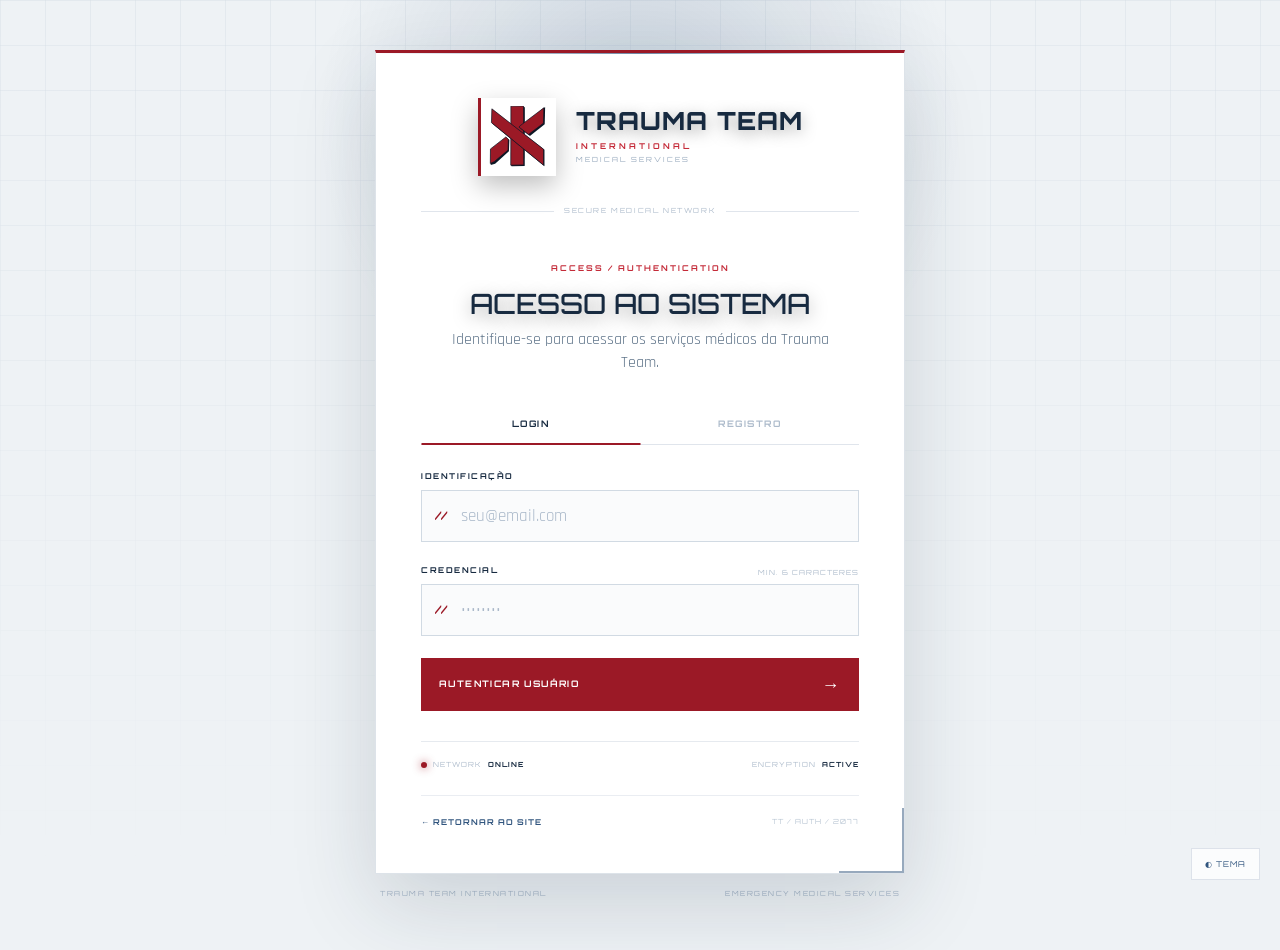
<file: TraumaTeam/auth.html>
<!DOCTYPE html>
<html lang="pt-br">

<head>

    <meta charset="UTF-8">

    <meta name="viewport" content="width=device-width, initial-scale=1.0">

    <title>TRAUMA TEAM | Acesso</title>

    <link href="https://cdn.jsdelivr.net/npm/bootstrap@5.0.2/dist/css/bootstrap.min.css" rel="stylesheet"
        integrity="sha384-EVSTQN3/azprG1Anm3QDgpJLIm9Nao0Yz1ztcQTwFspd3yD65VohhpuuCOmLASjC" crossorigin="anonymous">


    <!-- =====================================================
         FONTES
    ====================================================== -->

    <link rel="preconnect" href="https://fonts.googleapis.com">

    <link rel="preconnect" href="https://fonts.gstatic.com" crossorigin>

    <link
        href="https://fonts.googleapis.com/css2?family=Orbitron:wght@400;500;600;700;800&family=Rajdhani:wght@400;500;600;700&display=swap"
        rel="stylesheet">

    <link rel="stylesheet" href="style.css">

</head>


<body class="auth-page">

    <div class="auth-background-grid"></div>

    <div class="auth-background-glow"></div>

    <main class="auth-wrapper">

        <section class="auth-card">


            <!-- =================================================
                 LOGO
            ================================================== -->

            <div class="auth-brand">


                <a href="index.html" class="auth-brand-logo">

                    <svg class="trauma-logo" viewBox="0 0 400 440" width="60" height="60" xmlns="http://www.w3.org/2000/svg" role="img"
                        aria-labelledby="traumaLogoTitle">
                    
                        <title id="traumaLogoTitle">
                            Trauma Team
                        </title>
                    
                        <defs>
                    
                            <style>
                                .face {
                                    fill: #9B1926;
                                    stroke: #0C1725;
                                    stroke-width: 5;
                                    stroke-linejoin: miter;
                                }
                    
                                .shadow {
                                    fill: #0C1725;
                                }
                            </style>
                    
                        </defs>
                    
                        <polygon class="shadow" points="153,8 243,7 245,14 244,425 151,427 147,420 150,10" />
                    
                        <polygon class="face" points="146,1 236,0 237,418 145,420" />
                    
                        <polygon class="shadow" points="380,13 389,8 386,130 281,213 214,160 221,151" />
                    
                        <polygon class="face" points="380,13 209,142 204,150 271,202 377,122" />
                    
                        <polygon class="shadow" points="8,314 112,224 135,241 132,322 34,410 3,419 3,312" />
                    
                        <polygon class="face" points="110,220 1,305 0,408 29,394 126,313 128,236" />
                    
                        <polygon class="shadow" points="18,29 384,310 384,428 15,126 14,103" />
                    
                        <polygon class="face" points="11,20 378,307 378,420 8,118" />
                    
                    </svg>

                </a>


                <div class="auth-brand-name">

                    <span class="auth-brand-title">
                        TRAUMA TEAM
                    </span>

                    <span class="auth-brand-subtitle">
                        INTERNATIONAL
                    </span>

                    <span class="auth-brand-medical">
                        MEDICAL SERVICES
                    </span>

                </div>

            </div>

            <div class="auth-system-line">

                <span class="line"></span>

                <span>
                    SECURE MEDICAL NETWORK
                </span>

                <span class="line"></span>

            </div>



            <!-- =================================================
                 HEADER DA AUTENTICAÇÃO
            ================================================== -->

            <div class="auth-heading">

                <span class="auth-heading-code">
                    ACCESS / AUTHENTICATION
                </span>

                <h1>
                    ACESSO AO SISTEMA
                </h1>

                <p>
                    Identifique-se para acessar os serviços
                    médicos da Trauma Team.
                </p>

            </div>



            <!-- =================================================
                 ABAS
            ================================================== -->

            <div class="auth-tabs">

                <button type="button" id="tabLogin" class="auth-tab active" onclick="mostrarLogin()">
                    LOGIN
                </button>


                <button type="button" id="tabRegistro" class="auth-tab" onclick="mostrarRegistro()">
                    REGISTRO
                </button>

            </div>

            <div id="authMensagem" class="auth-message" role="alert"></div>



            <!-- =================================================
                 LOGIN
            ================================================== -->

            <form id="formLogin" onsubmit="realizarLogin(event)" novalidate>


                <div class="auth-field">

                    <label for="loginEmail">
                        IDENTIFICAÇÃO
                    </label>

                    <div class="auth-input-wrapper">

                        <span class="auth-input-code">
                            //
                        </span>

                        <input type="email" id="loginEmail" placeholder="seu@email.com" autocomplete="email" required>

                    </div>

                </div>



                <div class="auth-field">

                    <div class="auth-label-row">

                        <label for="loginSenha">
                            CREDENCIAL
                        </label>

                        <span>
                            MIN. 6 CARACTERES
                        </span>

                    </div>


                    <div class="auth-input-wrapper">

                        <span class="auth-input-code">
                            //
                        </span>

                        <input type="password" id="loginSenha" placeholder="••••••••" autocomplete="current-password"
                            required>

                    </div>

                </div>



                <button type="submit" class="auth-submit">

                    <span>
                        AUTENTICAR USUÁRIO
                    </span>

                    <strong>
                        →
                    </strong>

                </button>

            </form>



            <!-- =================================================
                 REGISTRO
            ================================================== -->

            <form id="formRegistro" onsubmit="realizarRegistro(event)" style="display:none;" novalidate>


                <div class="auth-field">

                    <label for="registroNome">
                        IDENTIFICAÇÃO DO CLIENTE
                    </label>

                    <div class="auth-input-wrapper">

                        <span class="auth-input-code">
                            //
                        </span>

                        <input type="text" id="registroNome" placeholder="Nome completo" autocomplete="name" required>

                    </div>

                </div>



                <div class="auth-field">

                    <label for="registroEmail">
                        E-MAIL
                    </label>

                    <div class="auth-input-wrapper">

                        <span class="auth-input-code">
                            //
                        </span>

                        <input type="email" id="registroEmail" placeholder="seu@email.com" autocomplete="email"
                            required>

                    </div>

                </div>



                <div class="auth-field">

                    <div class="auth-label-row">

                        <label for="registroSenha">
                            NOVA CREDENCIAL
                        </label>

                        <span>
                            MIN. 8 CARACTERES
                        </span>

                    </div>


                    <div class="auth-input-wrapper">

                        <span class="auth-input-code">
                            //
                        </span>

                        <input type="password" id="registroSenha" placeholder="••••••••" autocomplete="new-password"
                            minlength="8" required>

                    </div>


                    <ul id="senhaChecklist" class="password-checklist" aria-label="Requisitos da senha">

                        <li data-password-rule="length">
                            8 caracteres ou mais
                        </li>

                        <li data-password-rule="uppercase">
                            Uma letra maiúscula
                        </li>

                        <li data-password-rule="lowercase">
                            Uma letra minúscula
                        </li>

                        <li data-password-rule="number">
                            Um número
                        </li>

                        <li data-password-rule="special">
                            Um caractere especial
                        </li>

                    </ul>

                </div>



                <button type="submit" class="auth-submit">

                    <span>
                        REGISTRAR CLIENTE
                    </span>

                    <strong>
                        →
                    </strong>

                </button>

            </form>

            <div class="auth-status-panel">

                <div class="auth-status-item">

                    <span class="status-light"></span>

                    <span>
                        NETWORK
                    </span>

                    <strong>
                        ONLINE
                    </strong>

                </div>


                <div class="auth-status-item">

                    <span>
                        ENCRYPTION
                    </span>

                    <strong>
                        ACTIVE
                    </strong>

                </div>

            </div>



            <!-- =================================================
                 FOOTER
            ================================================== -->

            <div class="auth-footer">

                <a href="index.html">
                    ← RETORNAR AO SITE
                </a>

                <span>
                    TT / AUTH / 2077
                </span>

            </div>


        </section>

        <div class="auth-disclaimer">

            <span>
                TRAUMA TEAM INTERNATIONAL
            </span>

            <span>
                EMERGENCY MEDICAL SERVICES
            </span>

        </div>

    </main>



    <!-- =====================================================
         TEMA
    ====================================================== -->

    <button id="themeToggle" class="auth-theme-toggle" type="button">
        ◐ TEMA
    </button>

    <script src="https://cdn.jsdelivr.net/npm/bootstrap@5.0.2/dist/js/bootstrap.bundle.min.js"></script>

    <script src="script.js"></script>

</body>

</html>
</file>
<file: TraumaTeam/style.css>
/* =========================================================
   VARIÁVEIS
========================================================= */

:root {

    --blue: #31557E;
    --blue-dark: #172A40;
    --blue-darker: #0C1725;
    --blue-light: #557A9F;

    --red: #9B1926;
    --red-light: #C42A38;

    --white: #FFFFFF;

    --light-bg: #F4F6F8;
    --light-surface: #FFFFFF;
    --light-text: #172A40;

    --dark-bg: #0B1118;
    --dark-surface: #111A25;
    --dark-surface-2: #172331;
    --dark-text: #FFFFFF;

    --font-display: 'Orbitron', sans-serif;
    --font-body: 'Rajdhani', sans-serif;

    --header-height: 88px;

}

/* =========================================================
   RESET
========================================================= */

* {
    box-sizing: border-box;
}

html {
    scroll-behavior: smooth;
    scroll-padding-top: var(--header-height);
}

body {

    margin: 0;

    background-color: var(--light-bg);

    color: var(--light-text);

    font-family: var(--font-body);

    font-size: 18px;

    overflow-x: hidden;

    transition:
        background-color 0.5s ease,
        color 0.5s ease;

}

a {
    text-decoration: none;
}


button,
a {
    -webkit-tap-highlight-color: transparent;
}

h1,
h2,
h3,
h4,
h5,
h6 {
    font-family: var(--font-display);
}


/* =========================================================
   SELEÇÃO DE TEXTO
========================================================= */

::selection {
    background-color: var(--red);
    color: var(--white);
}


/* =========================================================
   HEADER
========================================================= */

.main-header {

    position: sticky;

    top: 0;

    z-index: 1050;

    min-height: var(--header-height);

    background-color: var(--blue-dark);

    border-bottom: 1px solid rgba(255, 255, 255, 0.12);

    box-shadow:
        0 8px 30px rgba(12, 23, 37, 0.25);

    transition:
        background-color 0.4s ease,
        box-shadow 0.4s ease;

}

.main-header::after {

    content: "";

    position: absolute;

    left: 0;

    bottom: -1px;

    width: 100%;

    height: 2px;

    background:
        linear-gradient(90deg,
            transparent,
            var(--red),
            transparent);

    opacity: 0.6;

}

.navbar {

    min-height: var(--header-height);

    padding-top: 0;
    padding-bottom: 0;

}


/* =========================================================
   LOGO
========================================================= */

.trauma-brand {

    display: flex;

    align-items: center;

    transition:
        transform 0.3s ease;

}

.trauma-brand:hover {
    transform: translateY(-2px);
}

.logo-container {

    width: 73px;
    height: 61px;

    display: flex;

    align-items: center;
    justify-content: center;

    padding: 6px;

    background-color: var(--white);

    border-left: 3px solid var(--red);

    box-shadow:
        0 6px 16px rgba(0, 0, 0, 0.25);

    overflow: hidden;

}

.trauma-logo {

    width: 100%;
    height: 100%;

    object-fit: contain;

    display: block;

}


/* =========================================================
   MENU
========================================================= */

.navigation-links {

    gap: 8px;

}

.navigation-links .nav-link {

    position: relative;

    padding: 31px 16px 29px !important;

    color: rgba(255, 255, 255, 0.68) !important;

    font-family: var(--font-display);

    font-size: 11px;

    font-weight: 600;

    letter-spacing: 1.5px;

    transition:
        color 0.3s ease;

}

.navigation-links .nav-link::before {

    content: "";

    position: absolute;

    left: 50%;

    bottom: 16px;

    width: 0;

    height: 2px;

    background-color: var(--red);

    transform: translateX(-50%);

    transition:
        width 0.3s ease;

}

.navigation-links .nav-link:hover,
.navigation-links .nav-link.active {

    color: var(--white) !important;

}

.navigation-links .nav-link:hover::before,
.navigation-links .nav-link.active::before {

    width: 22px;

}


/* =========================================================
   USUÁRIO
========================================================= */

.header-user-area {

    display: flex;

    align-items: center;

    gap: 15px;

}

.user-status {

    display: flex;

    align-items: center;

    gap: 8px;

    color: rgba(255, 255, 255, 0.6);

    font-family: var(--font-display);

    font-size: 9px;

    letter-spacing: 1px;

}

.status-dot {

    width: 7px;
    height: 7px;

    border-radius: 50%;

    background-color: var(--red);

    box-shadow:
        0 0 10px rgba(155, 25, 38, 0.8);

    animation:
        pulseDot 2s infinite;

}

@keyframes pulseDot {

    0%,
    100% {
        opacity: 1;
    }

    50% {
        opacity: 0.4;
    }
}

.header-account-button {

    display: inline-flex;

    align-items: center;
    justify-content: center;

    min-height: 42px;

    padding: 0 18px;

    color: var(--white);

    background-color: transparent;

    border: 1px solid rgba(255, 255, 255, 0.35);

    font-family: var(--font-display);

    font-size: 9px;

    font-weight: 700;

    letter-spacing: 1px;

    transition:
        background-color 0.3s ease,
        border-color 0.3s ease,
        transform 0.3s ease;

}

.header-account-button:hover {

    color: var(--white);

    background-color: var(--red);

    border-color: var(--red);

    transform: translateY(-2px);

}


/* =========================================================
   MOBILE TOGGLER
========================================================= */

.custom-toggler {

    width: 45px;

    padding: 10px;

    border: 1px solid rgba(255, 255, 255, 0.3) !important;

    border-radius: 0;

}

.custom-toggler span {

    display: block;

    width: 100%;

    height: 2px;

    margin: 5px 0;

    background-color: var(--white);

}


/* =========================================================
   HERO
========================================================= */

.hero-section {

    position: relative;

    min-height: calc(100vh - var(--header-height));

    overflow: hidden;

    display: flex;

    align-items: center;

    color: var(--white);

}

.hero-carousel {

    position: absolute;

    inset: 0;

    width: 100%;
    height: 100%;

}

.hero-carousel,
.hero-carousel .carousel-inner,
.hero-carousel .carousel-item {

    height: 100%;

}

.hero-background {

    position: relative;

    width: 100%;
    height: 100%;

    min-height: 720px;

    background-color: var(--blue-darker);

    display: flex;

    justify-content: center;
    align-items: center;

}

.hero-background-01 {
    background-color: #0D1B2A;
}

.hero-background-02 {
    background-color: #13263B;
}

.hero-background-03 {
    background-color: #101D2B;
}


/* =========================================================
   PLACEHOLDER HERO
========================================================= */

.hero-image-placeholder {

    width: 100%;
    height: 100%;

    display: flex;

    flex-direction: column;

    align-items: center;
    justify-content: center;

    gap: 8px;

    border: 1px dashed rgba(255, 255, 255, 0.18);

    color: rgba(255, 255, 255, 0.35);

    font-family: var(--font-display);

    font-size: 11px;

    letter-spacing: 2px;

}

.hero-image-placeholder small {

    color: rgba(255, 255, 255, 0.25);

    font-family: var(--font-body);

    font-size: 13px;

    letter-spacing: 0;

}


/* =========================================================
   SOBREPOSIÇÃO
========================================================= */

.hero-overlay {

    position: absolute;

    inset: 0;

    z-index: 2;

    background:
        linear-gradient(90deg,
            rgba(7, 14, 23, 0.96) 0%,
            rgba(7, 14, 23, 0.88) 35%,
            rgba(7, 14, 23, 0.56) 66%,
            rgba(7, 14, 23, 0.82) 100%);

}


/* =========================================================
   CONTEÚDO HERO
========================================================= */

.hero-content {

    position: relative;

    z-index: 3;

    padding-top: 100px;
    padding-bottom: 100px;

}

.hero-system-line {

    display: flex;

    align-items: center;

    gap: 10px;

    margin-bottom: 25px;

    color: rgba(255, 255, 255, 0.55);

    font-family: var(--font-display);

    font-size: 9px;

    letter-spacing: 2px;

}

.hero-system-line span {

    width: 32px;
    height: 1px;

    background-color: var(--red);

}

.hero-tag {

    display: inline-block;

    margin-bottom: 15px;

    color: var(--red-light);

    font-family: var(--font-display);

    font-size: 11px;

    font-weight: 700;

    letter-spacing: 2px;

}

.hero-section h1 {

    margin-bottom: 25px;

    color: var(--white);

    font-size: clamp(42px, 6vw, 82px);

    font-weight: 800;

    line-height: 0.98;

    letter-spacing: -2px;

    text-shadow:
        0 5px 25px rgba(0, 0, 0, 0.55);

}

.hero-section h1 span {

    color: var(--red-light);

    text-shadow:
        0 0 25px rgba(155, 25, 38, 0.4);

}

.hero-description {

    max-width: 610px;

    margin-bottom: 35px;

    color: rgba(255, 255, 255, 0.76);

    font-size: 20px;

    line-height: 1.55;

}

.hero-background-01 {
    background-image: url("images/hero-01.jpg");
    background-size: cover;
    background-position: center;
}

.hero-background-02 {
    background-image: url("images/hero-02.jpg");
    background-size: cover;
    background-position: center;
}

.hero-background-03 {
    background-image: url("images/hero-03.jpg");
    background-size: cover;
    background-position: center;
}


/* =========================================================
   BOTÕES
========================================================= */

.btn {

    border-radius: 0;

    font-family: var(--font-display);

    font-size: 10px;

    font-weight: 700;

    letter-spacing: 1.3px;

    padding: 14px 22px;

    transition:
        transform 0.25s ease,
        box-shadow 0.25s ease,
        background-color 0.25s ease,
        color 0.25s ease,
        border-color 0.25s ease;

}

.btn:hover {

    transform: translateY(-3px);

}

.btn-trauma-red {

    color: var(--white);

    background-color: var(--red);

    border: 1px solid var(--red);

    box-shadow:
        0 8px 20px rgba(155, 25, 38, 0.22);

}

.btn-trauma-red:hover {

    color: var(--white);

    background-color: var(--red-light);

    border-color: var(--red-light);

    box-shadow:
        0 12px 25px rgba(155, 25, 38, 0.3);

}

.btn-trauma-light {

    color: var(--white);

    background-color: transparent;

    border: 1px solid rgba(255, 255, 255, 0.45);

}

.btn-trauma-light:hover {

    color: var(--blue-dark);

    background-color: var(--white);

    border-color: var(--white);

}


/* =========================================================
   STATUS HERO
========================================================= */

.hero-status {

    display: flex;

    align-items: center;

    gap: 9px;

    margin-top: 25px;

    color: rgba(255, 255, 255, 0.45);

    font-family: var(--font-display);

    font-size: 9px;

    letter-spacing: 1.2px;

}

.hero-status strong {

    color: #FFFFFF;

}

.live-indicator {

    width: 6px;
    height: 6px;

    border-radius: 50%;

    background-color: #FFFFFF;

    box-shadow:
        0 0 10px rgba(255, 255, 255, 0.8);

}


/* =========================================================
   INDICADORES CARROSSEL
========================================================= */

.hero-carousel-indicators {

    position: absolute;

    z-index: 5;

    bottom: 28px;

    right: 50px;

    display: flex;

    gap: 8px;

}

.hero-carousel-indicators button {

    width: 28px;
    height: 3px;

    padding: 0;

    border: none;

    background-color: rgba(255, 255, 255, 0.3);

    transition:
        width 0.3s ease,
        background-color 0.3s ease;

}

.hero-carousel-indicators button.active {

    width: 55px;

    background-color: var(--red-light);

}


/* =========================================================
   DATA STRIP
========================================================= */

.data-strip {

    background-color: var(--blue-dark);

    border-top: 1px solid rgba(255, 255, 255, 0.08);

    border-bottom: 1px solid rgba(255, 255, 255, 0.08);

}

.data-item {

    min-height: 105px;

    padding: 20px;

    display: flex;

    flex-direction: column;

    justify-content: center;

    border-right: 1px solid rgba(255, 255, 255, 0.1);

}

.data-item:last-child {
    border-right: none;
}

.data-label {

    margin-bottom: 5px;

    color: rgba(255, 255, 255, 0.45);

    font-family: var(--font-display);

    font-size: 8px;

    letter-spacing: 1.5px;

}

.data-item strong {

    color: var(--white);

    font-family: var(--font-display);

    font-size: 18px;

}

.data-online {
    color: var(--red-light) !important;
}


/* =========================================================
   SEÇÕES
========================================================= */

.section-section {

    padding: 125px 0;

    background-color: var(--light-bg);

    transition:
        background-color 0.5s ease;

}

.section-heading {

    max-width: 750px;

    margin-bottom: 60px;

}

.section-index {

    margin-bottom: 15px;

    color: var(--red);

    font-family: var(--font-display);

    font-size: 9px;

    font-weight: 700;

    letter-spacing: 2px;

}

.section-tag {

    display: inline-block;

    margin-bottom: 14px;

    color: var(--blue);

    font-family: var(--font-display);

    font-size: 10px;

    font-weight: 700;

    letter-spacing: 2px;

}

.section-heading h2 {

    margin-bottom: 20px;

    color: var(--blue-dark);

    font-size: clamp(34px, 4vw, 54px);

    line-height: 1.08;

    text-shadow:
        0 4px 12px rgba(23, 42, 64, 0.12);

}

.section-heading h2 span,
.about-section h2 span {

    color: var(--red);

}

.section-heading p {

    max-width: 650px;

    margin-bottom: 0;

    color: #45627E;

    font-size: 19px;

    line-height: 1.55;

}


/* =========================================================
   CARDS DE SERVIÇO
========================================================= */

.service-card {

    position: relative;

    height: 100%;

    overflow: hidden;

    background-color: var(--light-surface);

    border: 1px solid rgba(49, 85, 126, 0.2);

    box-shadow:
        0 15px 35px rgba(23, 42, 64, 0.08);

    transition:
        transform 0.35s ease,
        box-shadow 0.35s ease,
        border-color 0.35s ease;

}

.service-card::before {

    content: "";

    position: absolute;

    left: 0;
    top: 0;

    width: 4px;
    height: 0;

    background-color: var(--red);

    transition:
        height 0.35s ease;

    z-index: 2;

}

.service-card:hover {

    transform: translateY(-8px);

    border-color: rgba(155, 25, 38, 0.4);

    box-shadow:
        0 25px 45px rgba(23, 42, 64, 0.15);

}

.service-card:hover::before {
    height: 100%;
}

.service-card-number {

    position: absolute;

    top: 15px;
    right: 18px;

    z-index: 3;

    color: rgba(255, 255, 255, 0.8);

    font-family: var(--font-display);

    font-size: 10px;

}

.service-image-placeholder {

    min-height: 250px;

    display: flex;

    align-items: center;
    justify-content: center;

    background-color: var(--blue-dark);

    border-bottom: 3px solid var(--red);

    color: rgba(255, 255, 255, 0.35);

    font-family: var(--font-display);

    font-size: 9px;

    letter-spacing: 2px;

}

.service-content {

    padding: 30px;

}

.service-tag {

    color: var(--red);

    font-family: var(--font-display);

    font-size: 8px;

    font-weight: 700;

    letter-spacing: 1.5px;

}

.service-content h3 {

    margin: 10px 0 15px;

    color: var(--blue-dark);

    font-size: 23px;

}

.service-content p {

    color: #45627E;

    line-height: 1.5;

}

.service-link {

    display: inline-flex;

    align-items: center;

    gap: 8px;

    margin-top: 12px;

    color: var(--blue);

    font-family: var(--font-display);

    font-size: 9px;

    font-weight: 700;

    letter-spacing: 1px;

}

.service-link span {

    transition:
        transform 0.25s ease;

}

.service-link:hover {

    color: var(--red);

}

.service-link:hover span {

    transform: translateX(5px);

}

.service-image-placeholder {
    min-height: 250px;
    overflow: hidden;
    background-color: var(--blue-dark);
}

.service-image-placeholder img {
    width: 100%;
    height: 250px;
    display: block;
    object-fit: cover;

    transition:
        transform 0.5s ease,
        filter 0.5s ease;
}

.service-card:hover .service-image-placeholder img {
    transform: scale(1.06);
}


/* =========================================================
   PLANOS
========================================================= */

.plans-section {

    padding: 125px 0;

    background-color: var(--blue-dark);

    position: relative;

}

.plans-section::before {

    content: "";

    position: absolute;

    inset: 0;

    background:
        linear-gradient(135deg,
            transparent 0%,
            rgba(49, 85, 126, 0.18) 50%,
            transparent 100%);

    pointer-events: none;

}

.plans-section .container {
    position: relative;
    z-index: 1;
}

.plans-heading .section-tag {
    color: rgba(255, 255, 255, 0.65);
}

.plans-heading h2 {
    color: var(--white);
}

.plans-heading p {
    color: rgba(255, 255, 255, 0.65);
}

.plan-card {

    position: relative;

    height: 100%;

    padding: 35px;

    background-color: var(--white);

    border: 1px solid transparent;

    box-shadow:
        0 15px 40px rgba(0, 0, 0, 0.2);

    transition:
        transform 0.35s ease,
        box-shadow 0.35s ease;

}

.plan-card:hover {

    transform: translateY(-8px);

    box-shadow:
        0 25px 55px rgba(0, 0, 0, 0.3);

}

.plan-featured {

    border: 2px solid var(--red);

    transform: translateY(-8px);

}

.plan-featured:hover {

    transform: translateY(-13px);

}

.featured-line {

    position: absolute;

    top: 0;
    right: 0;

    padding: 7px 12px;

    background-color: var(--red);

    color: var(--white);

    font-family: var(--font-display);

    font-size: 8px;

    letter-spacing: 1px;

}

.plan-top {

    display: flex;

    justify-content: space-between;

    align-items: flex-start;

}

.plan-code {

    color: var(--red);

    font-family: var(--font-display);

    font-size: 8px;

    letter-spacing: 1.5px;

}

.plan-top h3 {

    margin: 8px 0 0;

    color: var(--blue-dark);

    font-size: 28px;

}

.plan-class {

    color: var(--blue-light);

    font-family: var(--font-display);

    font-size: 8px;

}

.plan-description {

    min-height: 50px;

    margin-top: 20px;

    color: #45627E;

    font-size: 16px;

}

.plan-price {

    display: flex;

    align-items: baseline;

    gap: 4px;

    margin-top: 25px;

    color: var(--blue-dark);

}

.plan-price small {

    color: var(--red);

    font-family: var(--font-display);

    font-weight: 700;

}

.plan-price strong {

    font-family: var(--font-display);

    font-size: 43px;

}

.plan-price span {

    font-family: var(--font-display);

    font-size: 8px;

    color: #6C8398;

}

.plan-divider {

    height: 1px;

    margin: 25px 0;

    background-color: rgba(49, 85, 126, 0.2);

}

.plan-features {

    list-style: none;

    padding: 0;

    margin: 0 0 30px;

}

.plan-features li {

    margin-bottom: 13px;

    color: var(--blue);

    font-size: 16px;

}

.plan-features li span {

    margin-right: 6px;

    color: var(--red);

    font-weight: 700;

}

.btn-plan {

    width: 100%;

    color: var(--blue-dark);

    background-color: transparent;

    border: 1px solid var(--blue);

}

.btn-plan:hover {

    color: var(--white);

    background-color: var(--blue);

    border-color: var(--blue);

}

.btn-plan-primary {

    color: var(--white);

    background-color: var(--red);

    border-color: var(--red);

}

.btn-plan-primary:hover {

    color: var(--white);

    background-color: var(--red-light);

    border-color: var(--red-light);

}


/* =========================================================
   SOBRE
========================================================= */

.about-section {

    background-color: var(--white);

}

.about-image-placeholder {

    position: relative;

    min-height: 500px;

    display: flex;

    flex-direction: column;

    justify-content: center;

    align-items: center;

    gap: 7px;

    background-color: var(--blue-dark);

    border: 1px solid rgba(49, 85, 126, 0.2);

    color: rgba(255, 255, 255, 0.35);

    font-family: var(--font-display);

    font-size: 10px;

    letter-spacing: 2px;

    box-shadow:
        18px 18px 0 rgba(49, 85, 126, 0.08);

}

.about-image-placeholder small {

    font-family: var(--font-body);

    font-size: 13px;

    letter-spacing: 0;

}

.placeholder-corners::before,
.placeholder-corners::after {

    content: "";

    position: absolute;

    width: 50px;
    height: 50px;

    border-color: var(--red);

    border-style: solid;

}

.placeholder-corners::before {

    top: 15px;
    left: 15px;

    border-width: 2px 0 0 2px;

}

.placeholder-corners::after {

    right: 15px;
    bottom: 15px;

    border-width: 0 2px 2px 0;

}

.about-section h2 {

    color: var(--blue-dark);

    font-size: clamp(34px, 4vw, 54px);

    line-height: 1.08;

    text-shadow:
        0 4px 12px rgba(23, 42, 64, 0.12);

}

.about-section p {

    color: #45627E;

    font-size: 19px;

    line-height: 1.55;

}

.about-stat {

    display: flex;

    gap: 60px;

    margin-top: 35px;

    padding-top: 25px;

    border-top: 1px solid rgba(49, 85, 126, 0.2);

}

.about-stat div {

    display: flex;

    flex-direction: column;

}

.about-stat strong {

    color: var(--red);

    font-family: var(--font-display);

    font-size: 26px;

}

.about-stat span {

    margin-top: 5px;

    color: var(--blue);

    font-family: var(--font-display);

    font-size: 8px;

    letter-spacing: 1px;

}

.about-image-placeholder {
    position: relative;
    min-height: 500px;
    overflow: hidden;
    background-color: var(--blue-dark);
}

.about-image-placeholder img {
    width: 100%;
    height: 500px;
    display: block;
    object-fit: cover;

    transition:
        transform 0.6s ease,
        filter 0.6s ease;
}

.about-image-placeholder:hover img {
    transform: scale(1.04);
}

/* =========================================================
   CONTATO
========================================================= */

.contact-section {

    position: relative;

    padding: 120px 0;

    background-color: var(--red);

    overflow: hidden;

}

.contact-section::before {

    content: "TT";

    position: absolute;

    right: -40px;

    bottom: -120px;

    color: rgba(255, 255, 255, 0.06);

    font-family: var(--font-display);

    font-size: 280px;

    font-weight: 800;

}

.contact-content {

    position: relative;

    z-index: 1;

}

.contact-section .section-tag {
    color: rgba(255, 255, 255, 0.7);
}

.contact-section h2 {

    max-width: 800px;

    margin-bottom: 20px;

    color: var(--white);

    font-size: clamp(40px, 5vw, 68px);

    line-height: 1.03;

    text-shadow:
        0 7px 20px rgba(0, 0, 0, 0.18);

}

.contact-section h2 span {
    color: var(--blue-dark);
}

.contact-section p {

    margin-bottom: 30px;

    color: rgba(255, 255, 255, 0.78);

    font-size: 20px;

}

.btn-contact {

    color: var(--white);

    background-color: var(--blue-dark);

    border-color: var(--blue-dark);

}

.btn-contact:hover {

    color: var(--white);

    background-color: var(--blue);

    border-color: var(--blue);

}


/* =========================================================
   FOOTER
========================================================= */

.footer {

    padding: 70px 0 25px;

    background-color: var(--blue-darker);

    color: var(--white);

}

.footer-brand {

    color: var(--white);

    font-family: var(--font-display);

    font-size: 25px;

    font-weight: 700;

}

.footer-subtitle {

    color: rgba(255, 255, 255, 0.4);

    font-family: var(--font-display);

    font-size: 8px;

    letter-spacing: 2px;

}

.footer-links {

    display: flex;

    justify-content: flex-end;

    gap: 28px;

}

.footer-links a {

    color: rgba(255, 255, 255, 0.5);

    font-family: var(--font-display);

    font-size: 9px;

    letter-spacing: 1px;

    transition:
        color 0.25s ease;

}

.footer-links a:hover {
    color: var(--white);
}

.footer hr {

    margin: 45px 0 25px;

    border-color: rgba(255, 255, 255, 0.12);

}

.footer-bottom {

    display: flex;

    justify-content: space-between;

    align-items: center;

    gap: 20px;

}

.footer-bottom>span {

    color: rgba(255, 255, 255, 0.4);

    font-family: var(--font-display);

    font-size: 8px;

    letter-spacing: 1px;

}

.theme-toggle {

    color: rgba(255, 255, 255, 0.75);

    background-color: transparent;

    border: 1px solid rgba(255, 255, 255, 0.25);

    padding: 9px 14px;

    font-family: var(--font-display);

    font-size: 8px;

    letter-spacing: 1px;

    transition:
        background-color 0.25s ease,
        color 0.25s ease;

}

.theme-toggle:hover {

    background-color: var(--white);

    color: var(--blue-dark);

}


/* =========================================================
   MODAIS
========================================================= */

.trauma-modal {

    overflow: hidden;

    border-radius: 0;

    border: 1px solid rgba(49, 85, 126, 0.25);

    box-shadow:
        0 30px 80px rgba(0, 0, 0, 0.35);

}

.trauma-modal .modal-header {

    display: flex;

    align-items: center;

    justify-content: space-between;

    background-color: var(--blue-dark);

    border-bottom: none;

    padding: 20px 25px;

}

.modal-system {

    color: rgba(255, 255, 255, 0.55);

    font-family: var(--font-display);

    font-size: 8px;

    letter-spacing: 2px;

}

.trauma-modal .btn-close {

    filter: invert(1);

}

.trauma-modal .modal-body {

    padding: 35px;

}

.modal-icon,
.success-icon {

    width: 55px;
    height: 55px;

    display: flex;

    align-items: center;
    justify-content: center;

    margin-bottom: 20px;

    border: 2px solid var(--red);

    color: var(--red);

    font-family: var(--font-display);

    font-size: 24px;

}

.trauma-modal h3 {

    color: var(--blue-dark);

    font-size: 24px;

    margin-bottom: 12px;

}

.trauma-modal p {

    color: #45627E;

    margin-bottom: 0;

    font-size: 17px;

    line-height: 1.5;

}

.trauma-modal .modal-footer {

    padding: 20px 25px;

    border-top: 1px solid rgba(49, 85, 126, 0.15);

}

.modal-secondary {

    color: var(--blue);

    background-color: transparent;

    border-color: var(--blue);

}

.modal-plan-code {

    color: var(--red);

    font-family: var(--font-display);

    font-size: 9px;

    letter-spacing: 2px;

}

.modal-price {

    display: flex;

    align-items: baseline;

    gap: 4px;

    margin: 20px 0;

}

.modal-price span {

    color: var(--red);

    font-family: var(--font-display);

}

.modal-price strong {

    color: var(--blue-dark);

    font-family: var(--font-display);

    font-size: 40px;

}

.modal-price small {

    color: var(--blue-light);

    font-family: var(--font-display);

    font-size: 9px;

}

.modal-user {

    padding: 15px;

    background-color: rgba(49, 85, 126, 0.06);

    border-left: 3px solid var(--red);

}

.modal-user span {

    display: block;

    margin-bottom: 4px;

    color: var(--blue-light);

    font-family: var(--font-display);

    font-size: 8px;

    letter-spacing: 1px;

}

.modal-user strong {

    color: var(--blue-dark);

    font-family: var(--font-display);

    font-size: 13px;

}

.profile-heading {

    display: flex;

    align-items: center;

    gap: 16px;

    margin-bottom: 28px;

}

.profile-avatar {

    width: 58px;
    height: 58px;

    display: flex;

    align-items: center;
    justify-content: center;

    flex-shrink: 0;

    color: var(--white);

    background-color: var(--red);

    border: 2px solid var(--blue-dark);

    font-family: var(--font-display);

    font-size: 15px;

    font-weight: 700;

}

.profile-heading h3 {

    margin: 8px 0 0;

    overflow-wrap: anywhere;

}

.profile-data-grid {

    display: grid;

    grid-template-columns: repeat(2, minmax(0, 1fr));

    gap: 12px;

}

.profile-data-item {

    min-width: 0;

    padding: 14px;

    background-color: rgba(49, 85, 126, 0.06);

    border-left: 3px solid var(--blue);

}

.profile-data-item span {

    display: block;

    margin-bottom: 6px;

    color: var(--blue-light);

    font-family: var(--font-display);

    font-size: 8px;

    letter-spacing: 1px;

}

.profile-data-item strong {

    display: block;

    overflow-wrap: anywhere;

    color: var(--blue-dark);

    font-family: var(--font-display);

    font-size: 12px;

}

.profile-data-item .profile-online {

    color: #23804A;

}

.profile-modal-footer {

    justify-content: space-between;

}

.success-icon {

    margin: 0 auto 20px;

    color: var(--white);

    background-color: var(--red);

}

.success-plan {

    display: inline-block;

    margin-top: 20px;

    padding: 10px 16px;

    color: var(--white);

    background-color: var(--blue);

    font-family: var(--font-display);

    font-size: 10px;

    letter-spacing: 1px;

}


/* =========================================================
   TOAST
========================================================= */

.trauma-toast {

    overflow: hidden;

    border-radius: 0;

    border-left: 4px solid var(--red);

    box-shadow:
        0 15px 40px rgba(0, 0, 0, 0.2);

}

.toast-container {
    pointer-events: none;
    z-index: 1060;
}

.toast-container .toast {
    pointer-events: auto;
}

.toast-container .toast:not(.show) {
    pointer-events: none !important;
}

.trauma-toast .toast-header {

    background-color: var(--blue-dark);

    color: var(--white);

    border-bottom: none;

}

.toast-system {

    color: var(--white);

    font-family: var(--font-display);

    font-size: 9px;

    letter-spacing: 1px;

}

.trauma-toast .btn-close {
    filter: invert(1);
}


/* =========================================================
   TEMA ESCURO
========================================================= */

body.dark-theme {

    background-color: var(--dark-bg);

    color: var(--dark-text);

}

body.dark-theme .section-section {

    background-color: var(--dark-bg);

}

body.dark-theme .about-section {

    background-color: var(--dark-bg);

}

body.dark-theme .section-heading h2,
body.dark-theme .about-section h2,
body.dark-theme .service-content h3 {

    color: var(--white);

}

body.dark-theme .section-heading p,
body.dark-theme .about-section p,
body.dark-theme .service-content p {

    color: rgba(255, 255, 255, 0.62);

}

body.dark-theme .service-card {

    background-color: var(--dark-surface);

    border-color: rgba(255, 255, 255, 0.08);

}

body.dark-theme .service-content h3 {

    color: var(--white);

}

body.dark-theme .service-content p {

    color: rgba(255, 255, 255, 0.6);

}

body.dark-theme .about-image-placeholder {

    background-color: var(--dark-surface-2);

}

body.dark-theme .about-stat {

    border-color: rgba(255, 255, 255, 0.1);

}

body.dark-theme .about-stat span {

    color: rgba(255, 255, 255, 0.65);

}

body.dark-theme .section-tag,
body.dark-theme .service-link,
body.dark-theme .about-stat span {

    color: var(--red-light);

}

body.dark-theme .service-card {

    box-shadow:
        0 15px 35px rgba(0, 0, 0, 0.28);

}

body.dark-theme .service-content h3,
body.dark-theme .plan-top h3 {

    color: var(--white);

}

body.dark-theme .plan-card {

    background-color: var(--dark-surface);
    border-color: rgba(255, 255, 255, 0.1);

}

body.dark-theme .plan-description,
body.dark-theme .plan-features li,
body.dark-theme .plan-price,
body.dark-theme .modal-plan-code {

    color: rgba(255, 255, 255, 0.72);

}

body.dark-theme .profile-data-item {

    background-color: rgba(255, 255, 255, 0.05);

    border-left-color: var(--red);

}

body.dark-theme .profile-data-item strong {

    color: var(--white);

}

body.dark-theme .profile-data-item span {

    color: rgba(255, 255, 255, 0.55);

}

body.dark-theme .profile-avatar {

    border-color: var(--white);

}

body.dark-theme .trauma-modal {

    background-color: var(--dark-surface);

    border-color: rgba(255, 255, 255, 0.14);

}

body.dark-theme .trauma-modal .modal-body {

    background-color: var(--dark-surface);

}

body.dark-theme .trauma-modal .modal-footer {

    background-color: var(--dark-surface-2);

    border-top-color: rgba(255, 255, 255, 0.1);

}

body.dark-theme .trauma-modal h3 {

    color: var(--white);

}

body.dark-theme .trauma-modal p {

    color: rgba(255, 255, 255, 0.72);

}

body.dark-theme .modal-price strong,
body.dark-theme .modal-user strong {

    color: var(--white);

}

body.dark-theme .modal-price small,
body.dark-theme .modal-user span {

    color: rgba(255, 255, 255, 0.55);

}

body.dark-theme .modal-user {

    background-color: rgba(255, 255, 255, 0.06);

}

body.dark-theme .modal-secondary {

    color: rgba(255, 255, 255, 0.82);

    border-color: rgba(255, 255, 255, 0.4);

}

body.dark-theme .trauma-toast {

    background-color: var(--dark-surface);

    border-color: var(--red);

    color: var(--white);

}

body.dark-theme .trauma-toast .toast-body {

    background-color: var(--dark-surface);

    color: rgba(255, 255, 255, 0.86);

}


/* =========================================================
   ANIMAÇÃO DE ENTRADA
========================================================= */

.reveal {

    opacity: 0;

    transform: translateY(25px);

    transition:
        opacity 0.8s ease,
        transform 0.8s ease;

}

.reveal.visible {

    opacity: 1;

    transform: translateY(0);

}


/* =========================================================
   RESPONSIVIDADE
========================================================= */

@media (max-width: 991px) {

    .navigation-links .nav-link {

        padding: 14px 0 !important;

    }

    .navigation-links .nav-link::before {

        bottom: 5px;

        left: 0;

        transform: none;

    }

    .header-user-area {

        padding-bottom: 20px;

    }

    .hero-background {

        min-height: 680px;

    }

    .hero-carousel-indicators {

        right: 25px;

    }

    .plan-featured {

        transform: none;

    }

    .plan-featured:hover {

        transform: translateY(-8px);

    }

    .footer-links {

        justify-content: flex-start;

    }

}

@media (max-width: 576px) {

    .hero-section h1 {

        letter-spacing: -1px;

    }

    .hero-buttons {

        flex-direction: column;

        align-items: stretch;

    }

    .hero-buttons .btn {

        width: 100%;

    }

    .data-item {

        min-height: 90px;

        padding: 15px 10px;

    }

    .data-item strong {

        font-size: 14px;

    }

    .about-image-placeholder {

        min-height: 350px;

    }

    .about-stat {

        gap: 30px;

    }

    .footer-links {

        flex-wrap: wrap;

        gap: 15px;

    }

    .footer-bottom {

        flex-direction: column;

        align-items: flex-start;

    }

    .profile-data-grid {

        grid-template-columns: 1fr;

    }

    .profile-modal-footer {

        flex-direction: column;

        align-items: stretch;

    }

    .profile-modal-footer .btn {

        width: 100%;

    }

}
/* =========================================================
   AUTH PAGE
========================================================= */

.auth-page {

    position: relative;

    min-height: 100vh;

    margin: 0;

    padding: 50px 20px;

    display: flex;

    align-items: center;

    justify-content: center;

    overflow-x: hidden;

    background-color: var(--dark-bg);

    color: var(--white);

}


/* =========================================================
   GRADE DO FUNDO
========================================================= */

.auth-background-grid {

    position: fixed;

    inset: 0;

    pointer-events: none;

    opacity: 0.15;

    background-image:
        linear-gradient(rgba(49, 85, 126, 0.35) 1px,
            transparent 1px),
        linear-gradient(90deg,
            rgba(49, 85, 126, 0.35) 1px,
            transparent 1px);

    background-size: 45px 45px;

    mask-image:
        linear-gradient(to bottom,
            rgba(0, 0, 0, 1),
            rgba(0, 0, 0, 0));

}


/* =========================================================
   BRILHO DE FUNDO
========================================================= */

.auth-background-glow {

    position: fixed;

    top: -200px;

    left: 50%;

    width: 650px;

    height: 650px;

    transform: translateX(-50%);

    pointer-events: none;

    background:
        radial-gradient(circle,
            rgba(49, 85, 126, 0.22) 0%,
            rgba(49, 85, 126, 0.08) 40%,
            transparent 70%);

}


/* =========================================================
   WRAPPER
========================================================= */

.auth-wrapper {

    position: relative;

    z-index: 2;

    width: 100%;

    max-width: 530px;

}


/* =========================================================
   CARD
========================================================= */

.auth-card {

    position: relative;

    width: 100%;

    padding: 45px;

    background-color: var(--dark-surface);

    border: 1px solid rgba(255, 255, 255, 0.09);

    border-top: 3px solid var(--red);

    box-shadow:
        0 30px 80px rgba(0, 0, 0, 0.45),
        0 0 0 1px rgba(49, 85, 126, 0.08);

    overflow: hidden;

}


/* Linha decorativa da borda */

.auth-card::before {

    content: "";

    position: absolute;

    top: 0;

    left: 0;

    width: 100%;

    height: 1px;

    background:
        linear-gradient(90deg,
            transparent,
            var(--blue),
            transparent);

    opacity: 0.7;

}


/* Marca de canto */

.auth-card::after {

    content: "";

    position: absolute;

    right: 0;

    bottom: 0;

    width: 65px;

    height: 65px;

    border-right: 2px solid var(--blue);

    border-bottom: 2px solid var(--blue);

    opacity: 0.5;

}


/* =========================================================
   BRAND
========================================================= */

.auth-brand {

    display: flex;

    align-items: center;

    justify-content: center;

    gap: 20px;

    margin-bottom: 30px;

}


/* =========================================================
   LOGO SVG
========================================================= */

.auth-brand-logo {

    display: flex;

    align-items: center;

    justify-content: center;

    width: 78px;

    height: 78px;

    padding: 8px;

    flex-shrink: 0;

    background-color: var(--white);

    border-left: 3px solid var(--red);

    box-shadow:
        0 10px 25px rgba(0, 0, 0, 0.25);

    transition:
        transform 0.3s ease,
        box-shadow 0.3s ease;

}

.auth-brand-logo:hover {

    transform:
        translateY(-3px) scale(1.03);

    box-shadow:
        0 15px 30px rgba(0, 0, 0, 0.35),
        0 0 20px rgba(155, 25, 38, 0.15);

}

.auth-brand-logo img {

    width: 100%;

    height: 100%;

    display: block;

    object-fit: contain;

}


/* =========================================================
   NOME DA AGÊNCIA
========================================================= */

.auth-brand-name {

    display: flex;

    flex-direction: column;

    justify-content: center;

    align-items: flex-start;

}

.auth-brand-title {

    color: var(--white);

    font-family: var(--font-display);

    font-size: 25px;

    font-weight: 800;

    line-height: 1;

    letter-spacing: 1px;

    text-shadow:
        0 4px 15px rgba(0, 0, 0, 0.35);

}

.auth-brand-subtitle {

    margin-top: 7px;

    color: var(--red-light);

    font-family: var(--font-display);

    font-size: 8px;

    font-weight: 700;

    letter-spacing: 3px;

}

.auth-brand-medical {

    margin-top: 3px;

    color: rgba(255, 255, 255, 0.4);

    font-family: var(--font-display);

    font-size: 7px;

    letter-spacing: 2px;

}


/* =========================================================
   LINHA DO SISTEMA
========================================================= */

.auth-system-line {

    display: flex;

    align-items: center;

    gap: 10px;

    margin-bottom: 35px;

    color: rgba(255, 255, 255, 0.3);

    font-family: var(--font-display);

    font-size: 7px;

    letter-spacing: 1.6px;

    white-space: nowrap;

}

.auth-system-line .line {

    flex: 1;

    height: 1px;

    background-color: rgba(255, 255, 255, 0.1);

}


/* =========================================================
   HEADING
========================================================= */

.auth-heading {

    text-align: center;

    margin-bottom: 30px;

}

.auth-heading-code {

    color: var(--red-light);

    font-family: var(--font-display);

    font-size: 8px;

    font-weight: 700;

    letter-spacing: 2px;

}

.auth-heading h1 {

    margin-top: 10px;

    margin-bottom: 10px;

    color: var(--white);

    font-size: 28px;

    line-height: 1.1;

    text-shadow:
        0 5px 18px rgba(0, 0, 0, 0.35);

}

.auth-heading p {

    max-width: 380px;

    margin: 0 auto;

    color: rgba(255, 255, 255, 0.5);

    font-size: 16px;

    line-height: 1.4;

}


/* =========================================================
   TABS
========================================================= */

.auth-tabs {

    display: grid;

    grid-template-columns: repeat(2, 1fr);

    margin-bottom: 25px;

    border-bottom: 1px solid rgba(255, 255, 255, 0.12);

}

.auth-tab {

    position: relative;

    padding: 13px 10px;

    border: none;

    background-color: transparent;

    color: rgba(255, 255, 255, 0.35);

    font-family: var(--font-display);

    font-size: 9px;

    font-weight: 700;

    letter-spacing: 1.5px;

    transition:
        color 0.25s ease;

}

.auth-tab::after {

    content: "";

    position: absolute;

    left: 50%;

    bottom: -1px;

    width: 0;

    height: 2px;

    background-color: var(--red);

    transform: translateX(-50%);

    transition:
        width 0.3s ease;

}

.auth-tab:hover {

    color: var(--white);

}

.auth-tab.active {

    color: var(--white);

}

.auth-tab.active::after {

    width: 100%;

}


/* =========================================================
   MENSAGEM
========================================================= */

.auth-message {

    display: none;

    margin-bottom: 20px;

    padding: 13px 15px;

    color: var(--white);

    background-color: rgba(155, 25, 38, 0.12);

    border-left: 3px solid var(--red);

    border-top: 1px solid rgba(155, 25, 38, 0.2);

    border-bottom: 1px solid rgba(155, 25, 38, 0.2);

    font-size: 15px;

    animation:
        authMessageIn 0.3s ease;

}

@keyframes authMessageIn {

    from {

        opacity: 0;

        transform:
            translateY(-5px);

    }

    to {

        opacity: 1;

        transform:
            translateY(0);

    }

}


/* =========================================================
   CAMPOS
========================================================= */

.auth-field {

    margin-bottom: 22px;

}

.auth-field label {

    display: block;

    margin-bottom: 8px;

    color: rgba(255, 255, 255, 0.7);

    font-family: var(--font-display);

    font-size: 8px;

    font-weight: 700;

    letter-spacing: 1.5px;

}

.auth-label-row {

    display: flex;

    align-items: center;

    justify-content: space-between;

    gap: 10px;

}

.auth-label-row span {

    color: rgba(255, 255, 255, 0.25);

    font-family: var(--font-display);

    font-size: 7px;

    letter-spacing: 1px;

}


/* =========================================================
   INPUT
========================================================= */

.auth-input-wrapper {

    position: relative;

    display: flex;

    align-items: center;

    border: 1px solid rgba(255, 255, 255, 0.15);

    background-color: rgba(255, 255, 255, 0.025);

    transition:
        border-color 0.25s ease,
        background-color 0.25s ease,
        box-shadow 0.25s ease;

}

.auth-input-wrapper:focus-within {

    border-color: var(--red);

    background-color: rgba(155, 25, 38, 0.035);

    box-shadow:
        0 0 0 3px rgba(155, 25, 38, 0.08);

}

.auth-input-code {

    padding-left: 13px;

    color: var(--red);

    font-family: var(--font-display);

    font-weight: 700;

    font-size: 12px;

}

.auth-input-wrapper input {

    width: 100%;

    height: 50px;

    padding: 0 14px;

    border: none;

    outline: none;

    background-color: transparent;

    color: var(--white);

    font-family: var(--font-body);

    font-size: 17px;

}

.auth-input-wrapper input::placeholder {

    color: rgba(255, 255, 255, 0.22);

}

.auth-input-wrapper input:-webkit-autofill {

    -webkit-text-fill-color: var(--white);

    box-shadow:
        0 0 0 1000px var(--dark-surface) inset;

}

.password-checklist {

    display: grid;

    grid-template-columns: repeat(2, minmax(0, 1fr));

    gap: 7px 18px;

    list-style: none;

    margin: 12px 0 0;

    padding: 0;

}

.password-checklist li {

    position: relative;

    padding-left: 16px;

    color: rgba(255, 255, 255, 0.38);

    font-size: 13px;

    line-height: 1.25;

    transition: color 0.2s ease;

}

.password-checklist li::before {

    content: "";

    position: absolute;

    left: 0;

    top: 0.42em;

    width: 7px;

    height: 7px;

    border: 1px solid currentColor;

    border-radius: 50%;

}

.password-checklist li.valid {

    color: #65C58A;

}

.password-checklist li.valid::before {

    background-color: currentColor;

    box-shadow: 0 0 7px rgba(101, 197, 138, 0.65);

}


/* =========================================================
   BOTÃO DE SUBMIT
========================================================= */

.auth-submit {

    position: relative;

    width: 100%;

    min-height: 53px;

    display: flex;

    align-items: center;

    justify-content: space-between;

    padding: 0 17px;

    margin-top: 8px;

    color: var(--white);

    background-color: var(--red);

    border: 1px solid var(--red);

    font-family: var(--font-display);

    font-size: 9px;

    font-weight: 700;

    letter-spacing: 1.4px;

    overflow: hidden;

    transition:
        transform 0.25s ease,
        background-color 0.25s ease,
        box-shadow 0.25s ease;

}

.auth-submit::before {

    content: "";

    position: absolute;

    top: 0;

    left: -100%;

    width: 100%;

    height: 100%;

    background:
        linear-gradient(90deg,
            transparent,
            rgba(255, 255, 255, 0.13),
            transparent);

    transition:
        left 0.6s ease;

}

.auth-submit:hover {

    transform:
        translateY(-2px);

    background-color: var(--red-light);

    box-shadow:
        0 12px 25px rgba(155, 25, 38, 0.25);

}

.auth-submit:hover::before {

    left: 100%;

}

.auth-submit strong {

    font-size: 18px;

    font-weight: 400;

}


/* =========================================================
   PAINEL DE STATUS
========================================================= */

.auth-status-panel {

    display: flex;

    justify-content: space-between;

    gap: 20px;

    margin-top: 30px;

    padding-top: 18px;

    border-top: 1px solid rgba(255, 255, 255, 0.08);

}

.auth-status-item {

    display: flex;

    align-items: center;

    gap: 6px;

    color: rgba(255, 255, 255, 0.25);

    font-family: var(--font-display);

    font-size: 7px;

    letter-spacing: 1px;

}

.auth-status-item strong {

    color: rgba(255, 255, 255, 0.55);

    font-weight: 700;

}

.status-light {

    width: 6px;

    height: 6px;

    border-radius: 50%;

    background-color: var(--red);

    box-shadow:
        0 0 8px rgba(155, 25, 38, 0.8);

    animation:
        pulseDot 2s infinite;

}


/* =========================================================
   FOOTER DA CAIXA
========================================================= */

.auth-footer {

    display: flex;

    justify-content: space-between;

    align-items: center;

    gap: 15px;

    margin-top: 25px;

    padding-top: 20px;

    border-top: 1px solid rgba(255, 255, 255, 0.06);

}

.auth-footer a {

    color: rgba(255, 255, 255, 0.45);

    font-family: var(--font-display);

    font-size: 8px;

    font-weight: 700;

    letter-spacing: 1px;

    transition:
        color 0.25s ease;

}

.auth-footer a:hover {

    color: var(--white);

}

.auth-footer span {

    color: rgba(255, 255, 255, 0.18);

    font-family: var(--font-display);

    font-size: 7px;

    letter-spacing: 1px;

}


/* =========================================================
   TEXTO EXTERNO
========================================================= */

.auth-disclaimer {

    display: flex;

    justify-content: space-between;

    padding: 15px 5px 0;

}

.auth-disclaimer span {

    color: rgba(255, 255, 255, 0.18);

    font-family: var(--font-display);

    font-size: 7px;

    letter-spacing: 1.5px;

}


/* =========================================================
   BOTÃO DO TEMA
========================================================= */

.auth-theme-toggle {

    position: fixed;

    right: 20px;

    bottom: 20px;

    z-index: 10;

    padding: 9px 13px;

    color: rgba(255, 255, 255, 0.6);

    background-color: rgba(12, 23, 37, 0.8);

    border: 1px solid rgba(255, 255, 255, 0.12);

    font-family: var(--font-display);

    font-size: 8px;

    letter-spacing: 1px;

    backdrop-filter: blur(8px);

    transition:
        color 0.25s ease,
        border-color 0.25s ease,
        background-color 0.25s ease;

}

.auth-theme-toggle:hover {

    color: var(--white);

    border-color: var(--red);

    background-color: rgba(155, 25, 38, 0.15);

}


/* =========================================================
   MODO CLARO
========================================================= */

body:not(.dark-theme).auth-page {

    background-color: #EEF2F5;

}

body:not(.dark-theme).auth-page .auth-card {

    background-color: #FFFFFF;

    border-color: rgba(49, 85, 126, 0.16);

    border-top-color: var(--red);

    box-shadow:
        0 30px 80px rgba(23, 42, 64, 0.16);

}

body:not(.dark-theme).auth-page .auth-heading h1 {

    color: var(--blue-dark);

}

body:not(.dark-theme).auth-page .auth-heading p {

    color: #60758A;

}

body:not(.dark-theme).auth-page .auth-brand-title {

    color: var(--blue-dark);

}

body:not(.dark-theme).auth-page .auth-brand-medical {

    color: rgba(49, 85, 126, 0.5);

}

body:not(.dark-theme).auth-page .auth-system-line {

    color: rgba(49, 85, 126, 0.4);

}

body:not(.dark-theme).auth-page .auth-system-line .line {

    background-color: rgba(49, 85, 126, 0.15);

}

body:not(.dark-theme).auth-page .auth-tab {

    color: rgba(49, 85, 126, 0.4);

}

body:not(.dark-theme).auth-page .auth-tab:hover,
body:not(.dark-theme).auth-page .auth-tab.active {

    color: var(--blue-dark);

}

body:not(.dark-theme).auth-page .auth-tabs {

    border-color: rgba(49, 85, 126, 0.15);

}

body:not(.dark-theme).auth-page .auth-field label {

    color: var(--blue-dark);

}

body:not(.dark-theme).auth-page .auth-label-row span {

    color: rgba(49, 85, 126, 0.4);

}

body:not(.dark-theme).auth-page .auth-input-wrapper {

    border-color: rgba(49, 85, 126, 0.2);

    background-color: rgba(49, 85, 126, 0.025);

}

body:not(.dark-theme).auth-page .auth-input-wrapper input {

    color: var(--blue-dark);

}

body:not(.dark-theme).auth-page .auth-input-wrapper input::placeholder {

    color: rgba(49, 85, 126, 0.4);

}

body:not(.dark-theme).auth-page .auth-input-wrapper input:-webkit-autofill {

    -webkit-text-fill-color: var(--blue-dark);

    box-shadow:
        0 0 0 1000px #FFFFFF inset;

}

body:not(.dark-theme).auth-page .password-checklist li {

    color: rgba(49, 85, 126, 0.5);

}

body:not(.dark-theme).auth-page .password-checklist li.valid {

    color: #23804A;

}

body:not(.dark-theme).auth-page .auth-status-panel {

    border-color: rgba(49, 85, 126, 0.12);

}

body:not(.dark-theme).auth-page .auth-status-item {

    color: rgba(49, 85, 126, 0.4);

}

body:not(.dark-theme).auth-page .auth-status-item strong {

    color: var(--blue-dark);

}

body:not(.dark-theme).auth-page .auth-footer {

    border-color: rgba(49, 85, 126, 0.1);

}

body:not(.dark-theme).auth-page .auth-footer a {

    color: var(--blue);

}

body:not(.dark-theme).auth-page .auth-footer span {

    color: rgba(49, 85, 126, 0.35);

}

body:not(.dark-theme).auth-page .auth-disclaimer span {

    color: rgba(49, 85, 126, 0.4);

}

body:not(.dark-theme).auth-page .auth-theme-toggle {

    color: var(--blue);

    background-color: rgba(255, 255, 255, 0.75);

    border-color: rgba(49, 85, 126, 0.15);

}


/* =========================================================
   RESPONSIVIDADE
========================================================= */

@media (max-width: 576px) {

    .auth-page {

        padding: 25px 15px;

    }

    .auth-card {

        padding: 32px 24px;

    }

    .auth-brand {

        gap: 14px;

    }

    .auth-brand-logo {

        width: 65px;

        height: 65px;

    }

    .auth-brand-title {

        font-size: 19px;

    }

    .auth-brand-subtitle {

        font-size: 7px;

        letter-spacing: 2px;

    }

    .auth-brand-medical {

        font-size: 6px;

    }

    .auth-system-line {

        font-size: 6px;

    }

    .auth-heading h1 {

        font-size: 23px;

    }

    .password-checklist {

        grid-template-columns: 1fr;

    }

    .auth-status-panel {

        flex-direction: column;

        gap: 9px;

    }

    .auth-footer {

        flex-direction: column;

        align-items: flex-start;

    }

    .auth-disclaimer {

        display: none;

    }

}
</file>
